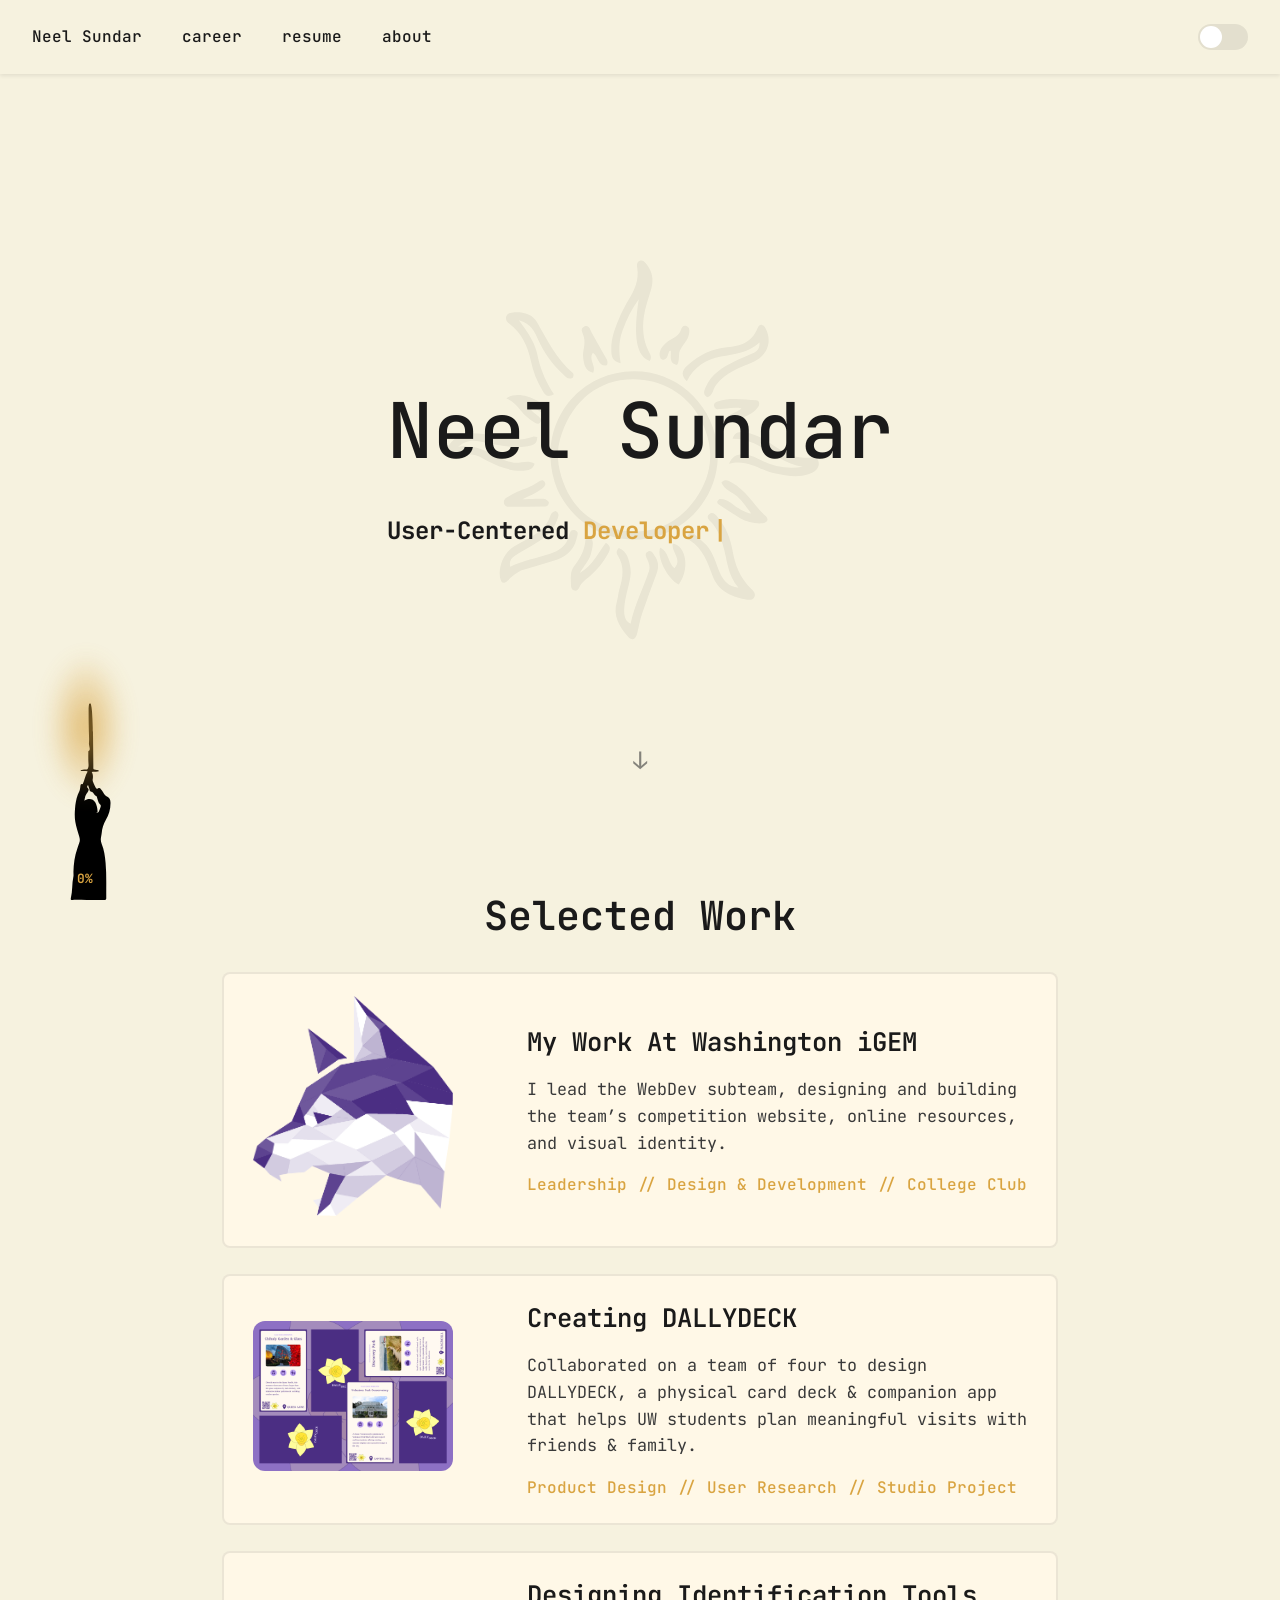
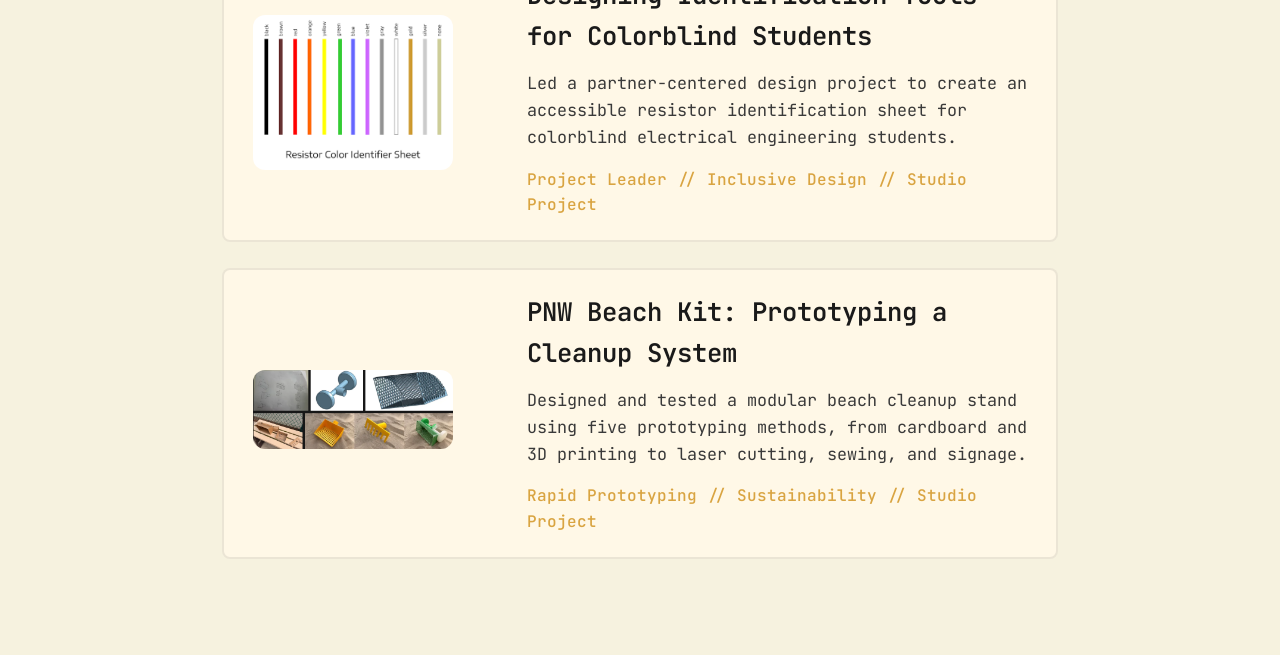
<file: index.html>
<!DOCTYPE html>
<html lang="en">
<head>

  <meta charset="UTF-8" />
  <meta http-equiv="X-UA-Compatible" content = "IE=edge">
  <meta name="viewport" content="width=device-width, initial-scale=1.0" />
  <title>Neel Sundar</title>
  <link rel="stylesheet" href="css/styles.css" />
  <link href="https://fonts.googleapis.com/css2?family=JetBrains+Mono:wght@300;400;600&display=swap" rel="stylesheet">
</head>
<body>
<div class="astro-bg">
    <div class="sun"></div>
    <div class="moon"></div>
  </div>
<nav>
    <div class="nav-links">
      <a href="index.html">Neel Sundar</a>
      <a href="career.html">career</a>
      <a href="assets/images/Neel Sundar Resume.pdf" target = "_blank">resume</a>
      <a href="about.html">about</a>
    </div>

    <div class="theme-switch">
  <input type="checkbox" id="theme-toggle" />
  <label for="theme-toggle">
    <span class="toggle-circle"></span>
  </label>
  </div>
</nav>



<section class="hero-identity">
  <div class="hero-identity-container">
    <h1 class="hero-name" id="name-toggle">
      Neel Sundar
    </h1>

    <h2 class="home-role">
      User-Centered <span class="swap-word"></span>
    </h2>
  </div>
  <div class="scroll-indicator">
  ↓
  </div>
</section>

<section class="featured-work" id ="projects">
  <h2 class="section-title">Selected Work</h2>

  <div class="project-list">

    <!-- Project Item -->
    <a href="projects/igem.html" class="project-item">
      
      <div class="project-image">
        <img src="assets/images/igem-preview.png" alt="Washington iGEM website preview">
      </div>

      <div class="project-info">
        <h3>My Work At Washington iGEM</h3>
        <p>I lead the WebDev subteam, designing and building the team’s competition website, online resources, and visual identity.</p>
        <span class="project-link">Leadership // Design & Development // College Club</span>
      </div>

    </a>

    <!---HCDE302-303--->
    <a href="projects/dallydeck.html" class="project-item">
      
      <div class="project-image">
        <img src="assets/images/Dallydeck-preview.png" alt="Dallydeck product preview">
      </div>

      <div class="project-info">
        <h3>Creating DALLYDECK</h3>
        <p>Collaborated on a team of four to design DALLYDECK, a physical card deck & companion app that helps UW students plan meaningful visits with friends & family.</p>
        <span class="project-link">Product Design // User Research // Studio Project</span>
      </div>

    </a>

    
    <!---HCDE315 Tool for Colorblond Electrical Engineers-->
    <a href="projects/resistorcolorsheet.html" class="project-item">
      
      <div class="project-image">
        <img src="assets/images/Prototype315.png" alt="Resistor Sheet product preview">
      </div>

      <div class="project-info">
        <h3>Designing Identification Tools for Colorblind Students</h3>
        <p>Led a partner-centered design project to create an accessible resistor identification sheet for colorblind electrical engineering students.</p>
        <span class="project-link">Project Leader // Inclusive Design // Studio Project</span>
      </div>

    </a>

    <!-- HCDE351: PNW Beach Kit -->
    <a href="projects/pnwbeachkit.html" class="project-item">

      <div class="project-image">
        <img src="assets/images/beachtools1.png" alt="PNW Beach Kit prototype preview">
      </div>

      <div class="project-info">
        <h3>PNW Beach Kit: Prototyping a Cleanup System</h3>
        <p>Designed and tested a modular beach cleanup stand using five prototyping methods, from cardboard and 3D printing to laser cutting, sewing, and signage.</p>
        <span class="project-link">Rapid Prototyping // Sustainability // Studio Project</span>
      </div>

    </a>

    
    <!-- Duplicate this block to add more projects -->

  </div>
</section>



<div class="sword-scene">
  <img src="assets/images/BlackSwordDrawing.svg"
       class="sword-img sword-sun"
       alt="Sword">

  <img src="assets/images/WhiteSwordDrawing.svg"
       class="sword-img sword-moon"
       alt="Sword">
  <div class="scroll-percentage" id="scrollPercentage">0%</div>
  <div class="fire"></div>
</div>


  <script src="js/main.js"></script>
</body>
</html>
</file>
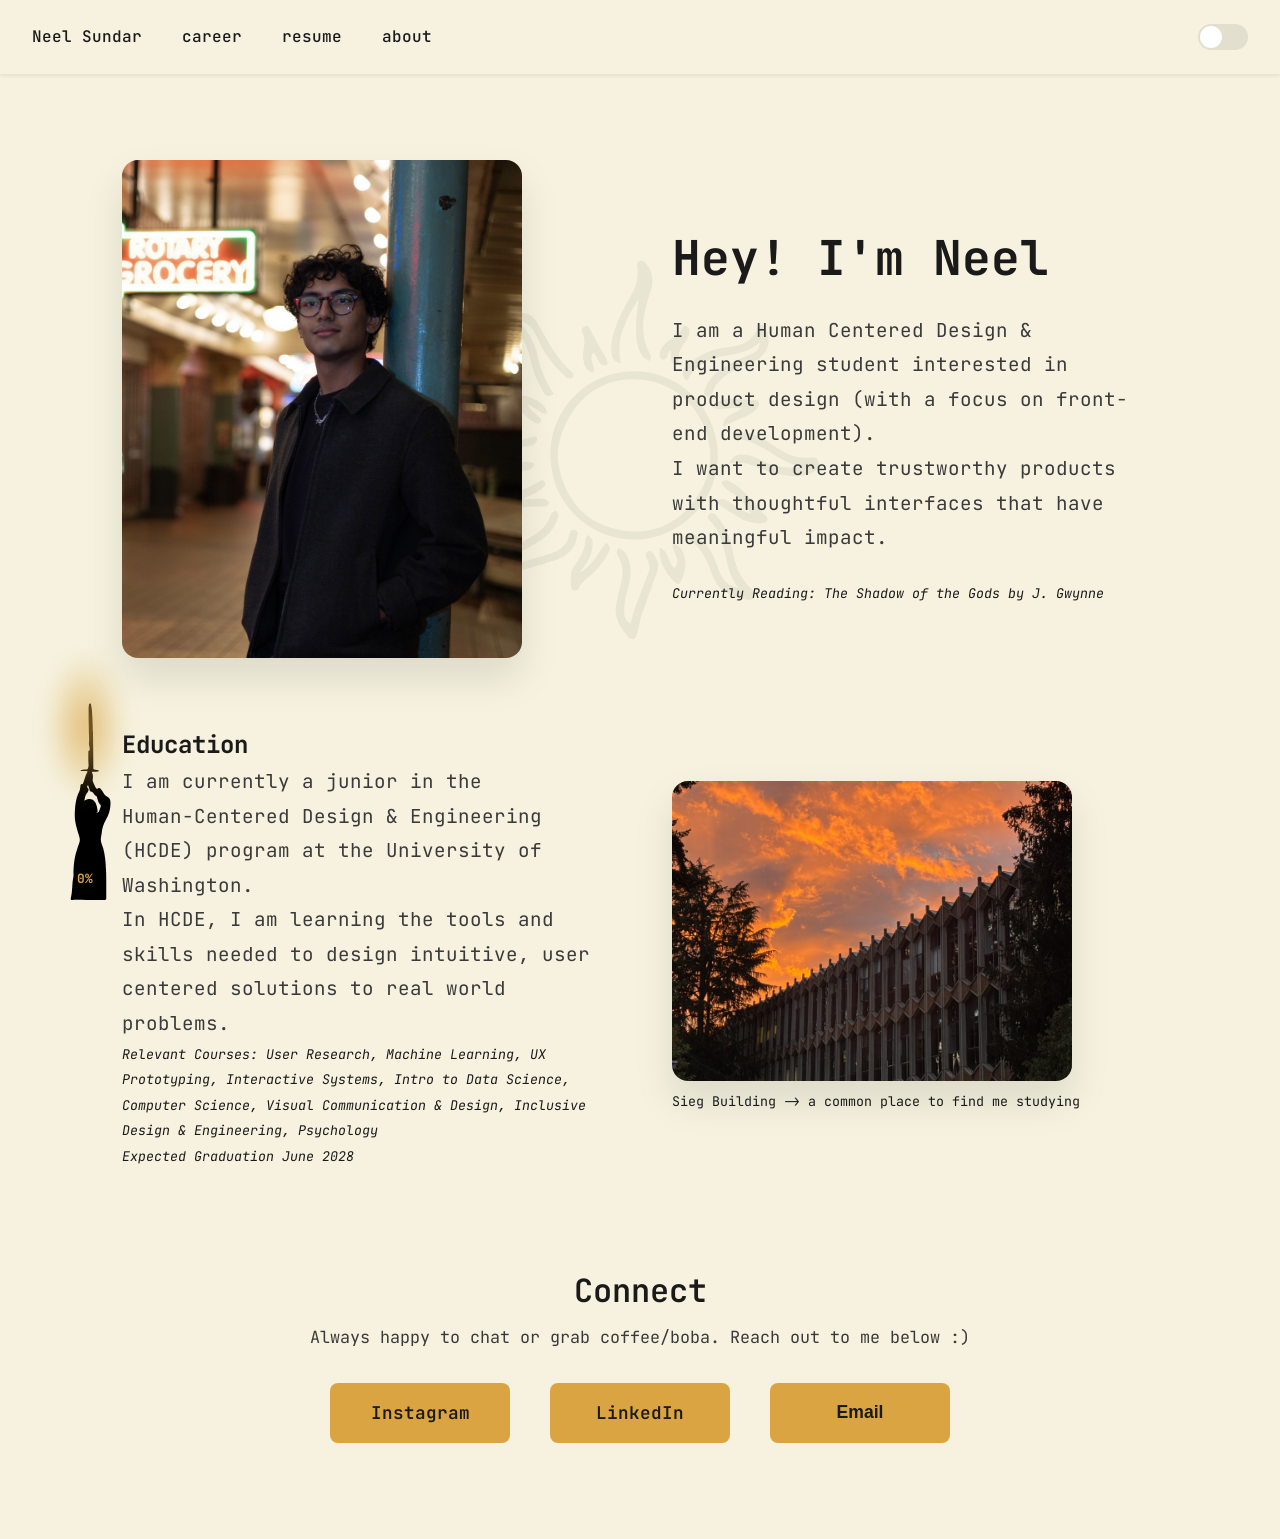
<file: about.html>
<!DOCTYPE html>
<html lang="en">
<head>

  <meta charset="UTF-8" />
  <meta http-equiv="X-UA-Compatible" content="IE=edge">
  <meta name="viewport" content="width=device-width, initial-scale=1.0" />
  <title>Career | Neel Sundar</title>

  <link rel="stylesheet" href="css/styles.css" />
  <link href="https://fonts.googleapis.com/css2?family=JetBrains+Mono:wght@300;400;600&display=swap" rel="stylesheet">

</head>
<body>

<div class="astro-bg">
    <div class="sun"></div>
    <div class="moon"></div>
  </div>
<nav>
    <div class="nav-links">
      <a href="index.html">Neel Sundar</a>
      <a href="career.html">career</a>
      <a href="assets/images/Neel Sundar Resume.pdf" target = "_blank">resume</a>
      <a href="about.html">about</a>
    </div>

    <div class="theme-switch">
  <input type="checkbox" id="theme-toggle" />
  <label for="theme-toggle">
    <span class="toggle-circle"></span>
  </label>
  </div>
</nav>


<header class="hero">
  <div class="hero-container">

    <div class="hero-image">
      <img src="assets/images/profile.jpg" alt="Profile Image">
    </div>

    <div class="hero-text">
      <h1>Hey! I'm Neel</h1>
      <p>
        I am a Human Centered Design & Engineering student interested in product design (with a focus on front-end development). <br>
        I want to create trustworthy products with thoughtful interfaces that have meaningful impact. <br>
      </p>
      <small><br><i>Currently Reading: The Shadow of the Gods by J. Gwynne</i></small>
    </div>


  </div>

  <div class="hero-container">


    <div class="hero-text">
      <h2>Education</h2>
      <p>
        I am currently a junior in the <br>Human-Centered Design & Engineering (HCDE) program at the University of Washington.<br>
        In HCDE, I am learning the tools and skills needed to design intuitive, user centered solutions to real world problems.
    
      </p>
      <small><i>Relevant Courses: User Research, Machine Learning, UX Prototyping, Interactive Systems, Intro to Data Science, Computer Science, Visual Communication & Design, Inclusive Design & Engineering, Psychology <br> Expected Graduation June 2028</i></small>
    </div>


    <div class="hero-image">
      <img src="assets/images/Education.jpg" alt="Sieg Building">
      <small><br>Sieg Building -> a common place to find me studying</small>
    </div>
  </div>

</header>

<section class="connect">
  <h2>Connect</h2>
  <p>Always happy to chat or grab coffee/boba. Reach out to me below :)</p>

  <div class="connect-links">
    <a href="https://www.instagram.com/neel_sxndar/" target="_blank" class="connect-btn">Instagram</a>

    <a href="https://www.linkedin.com/in/neel-sundar/" target="_blank" class="connect-btn">LinkedIn</a>
    <button id="copy-email" class="connect-btn">Email</button>
  </div>
</section>



<div class="sword-scene">
  <img src="assets/images/BlackSwordDrawing.svg"
       class="sword-img sword-sun"
       alt="Sword">

  <img src="assets/images/WhiteSwordDrawing.svg"
       class="sword-img sword-moon"
       alt="Sword">
  <div class="scroll-percentage" id="scrollPercentage">0%</div>
  <div class="fire"></div>
</div>
<script src="js/main.js"></script>
</body>
</html>
</file>
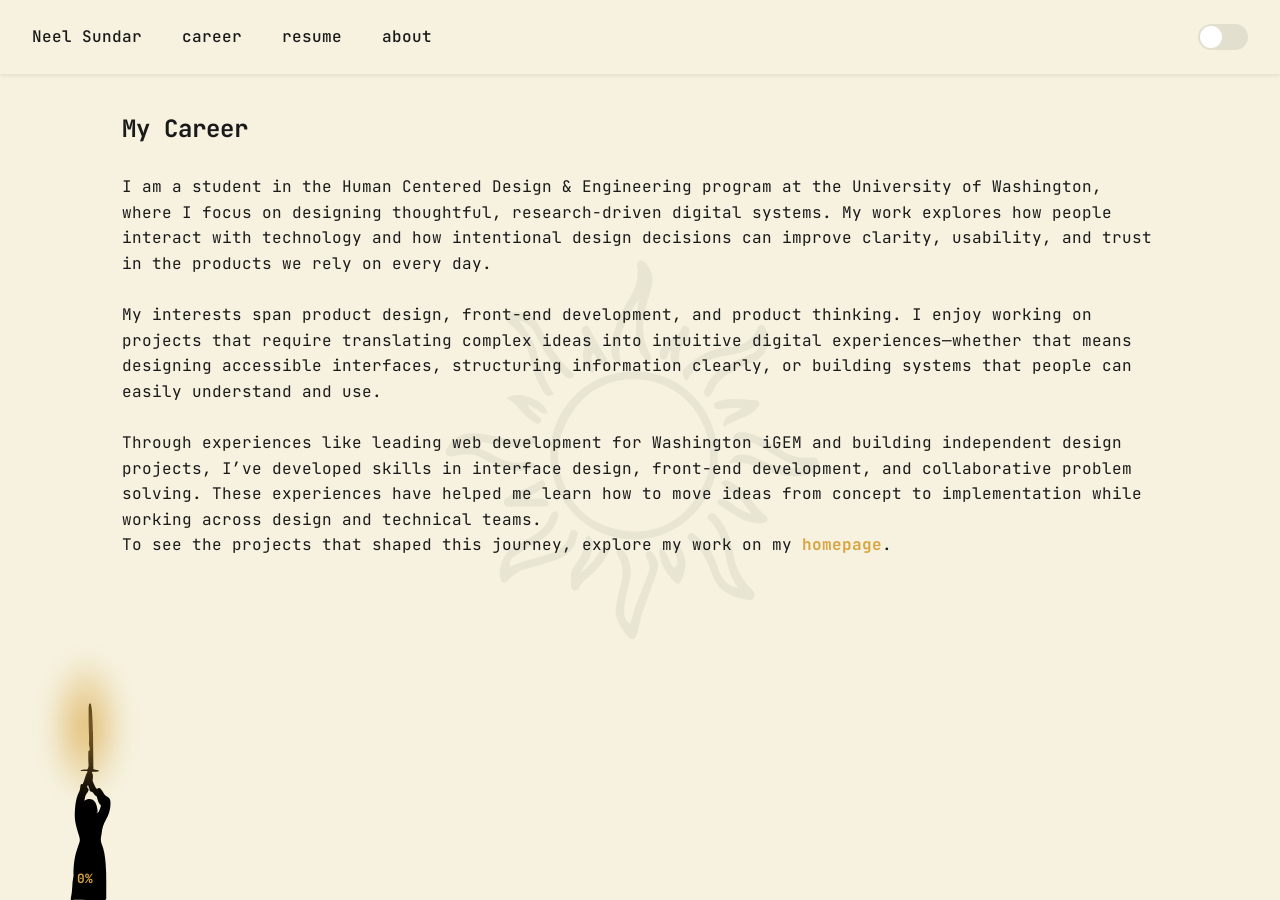
<file: career.html>
<!DOCTYPE html>
<html lang="en">
<head>

  <meta charset="UTF-8" />
  <meta http-equiv="X-UA-Compatible" content="IE=edge">
  <meta name="viewport" content="width=device-width, initial-scale=1.0" />
  <title>Career | Neel Sundar</title>

  <link rel="stylesheet" href="css/styles.css" />
  <link href="https://fonts.googleapis.com/css2?family=JetBrains+Mono:wght@300;400;600&display=swap" rel="stylesheet">

</head>
<body>
<div class="astro-bg">
    <div class="sun"></div>
    <div class="moon"></div>
  </div>
<nav>
  <div class="nav-links">
    <a href="index.html">Neel Sundar</a>
    <a href="career.html">career</a>
    <a href="assets/images/Neel Sundar Resume.pdf" target = "_blank">resume</a>
    <a href="about.html">about</a>
  </div>

  <div class="theme-switch">
    <input type="checkbox" id="theme-toggle" />
    <label for="theme-toggle">
      <span class="toggle-circle"></span>
    </label>
  </div>
</nav>

<section class="career-section">
  <div class="career-container">

    <h1>My Career</h1>

    <p>
      <br>I am a student in the Human Centered Design & Engineering program at the University of Washington, where I focus on designing thoughtful, research-driven digital systems. My work explores how people interact with technology and how intentional design decisions can improve clarity, usability, and trust in the products we rely on every day.
    </p>

    <p>
      <br>My interests span product design, front-end development, and product thinking. I enjoy working on projects that require translating complex ideas into intuitive digital experiences—whether that means designing accessible interfaces, structuring information clearly, or building systems that people can easily understand and use.
    </p>

    <p>
      <br>Through experiences like leading web development for Washington iGEM and building independent design projects, I’ve developed skills in interface design, front-end development, and collaborative problem solving. These experiences have helped me learn how to move ideas from concept to implementation while working across design and technical teams.
    </p>

    <div class="career-footer">
      <p>
        To see the projects that shaped this journey, explore my work on my 
        <a href="index.html#projects"><b>homepage</b></a>.</p>
    </div>

  </div>
</section>

<div class="sword-scene">
  <img src="assets/images/BlackSwordDrawing.svg"
       class="sword-img sword-sun"
       alt="Sword">

  <img src="assets/images/WhiteSwordDrawing.svg"
       class="sword-img sword-moon"
       alt="Sword">
  <div class="scroll-percentage" id="scrollPercentage">0%</div>
  <div class="fire"></div>
</div>

<script src="js/main.js"></script>

</body>
</html>
</file>
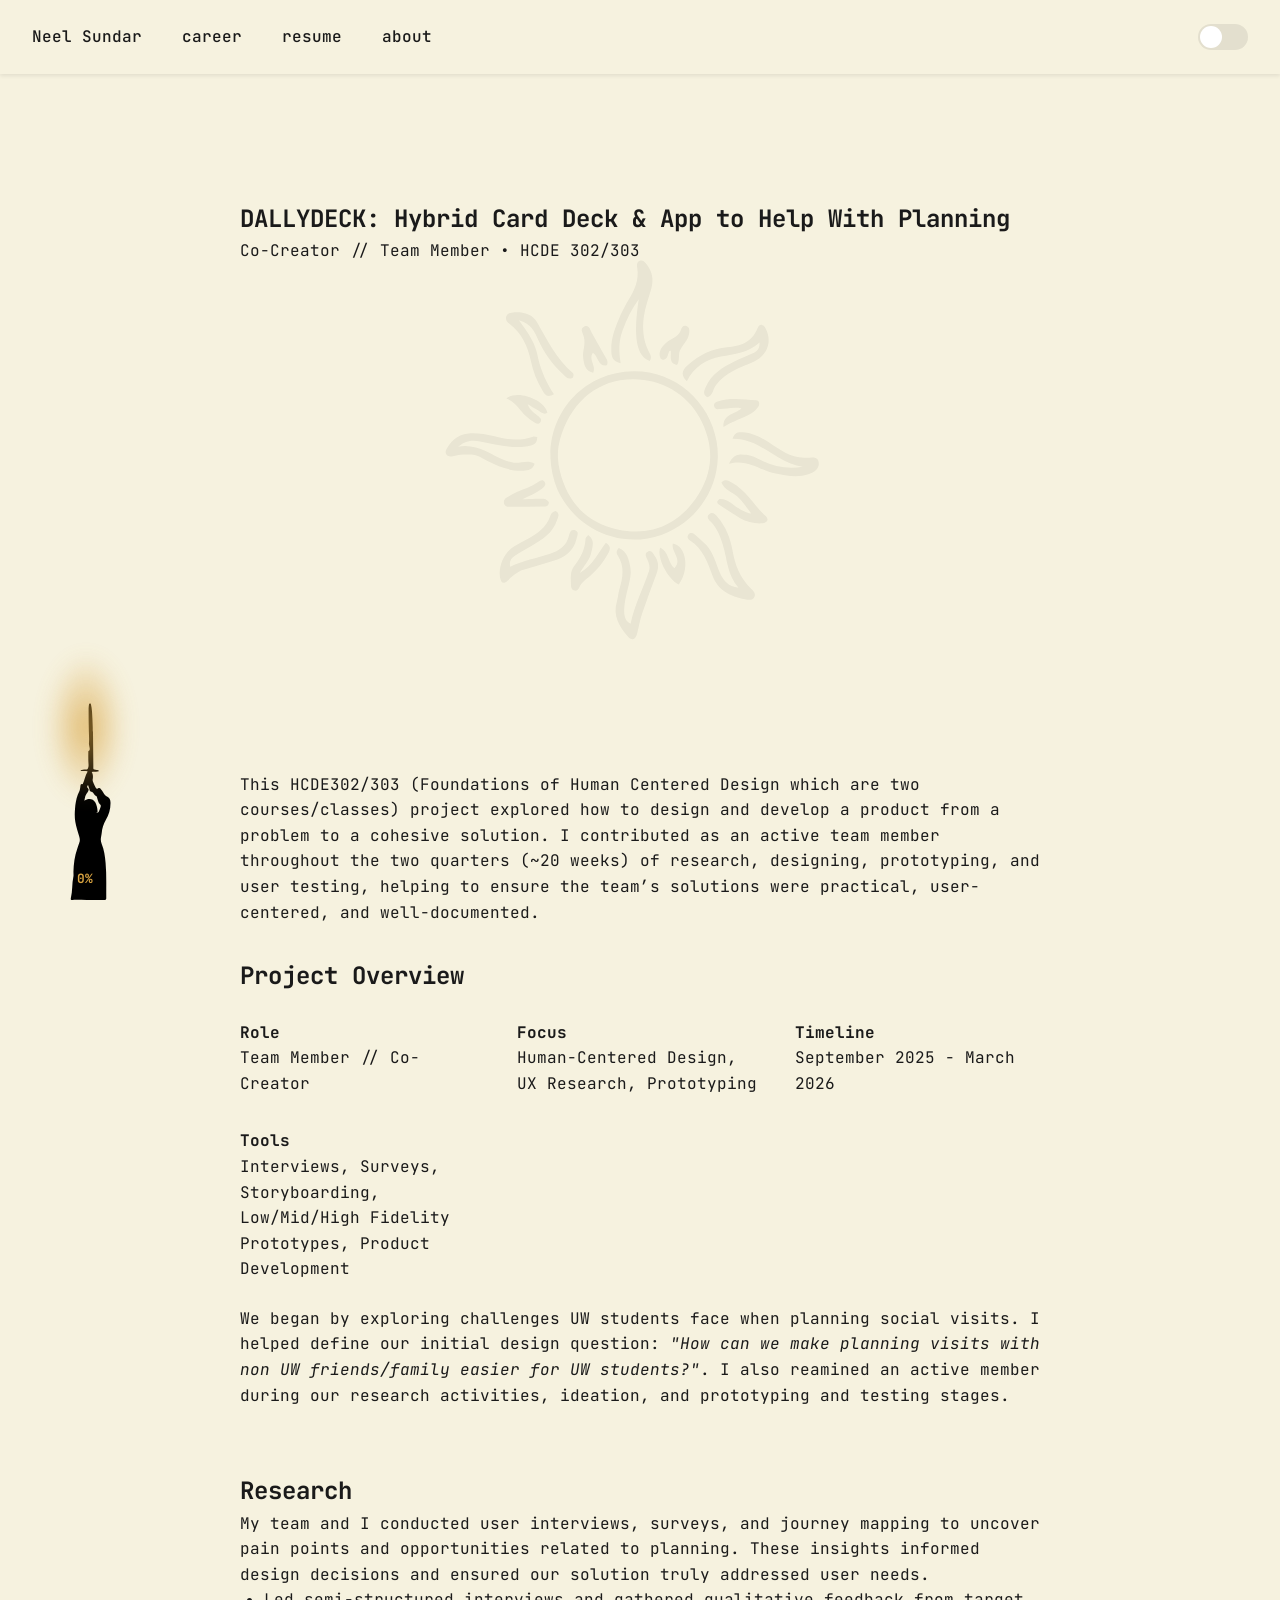
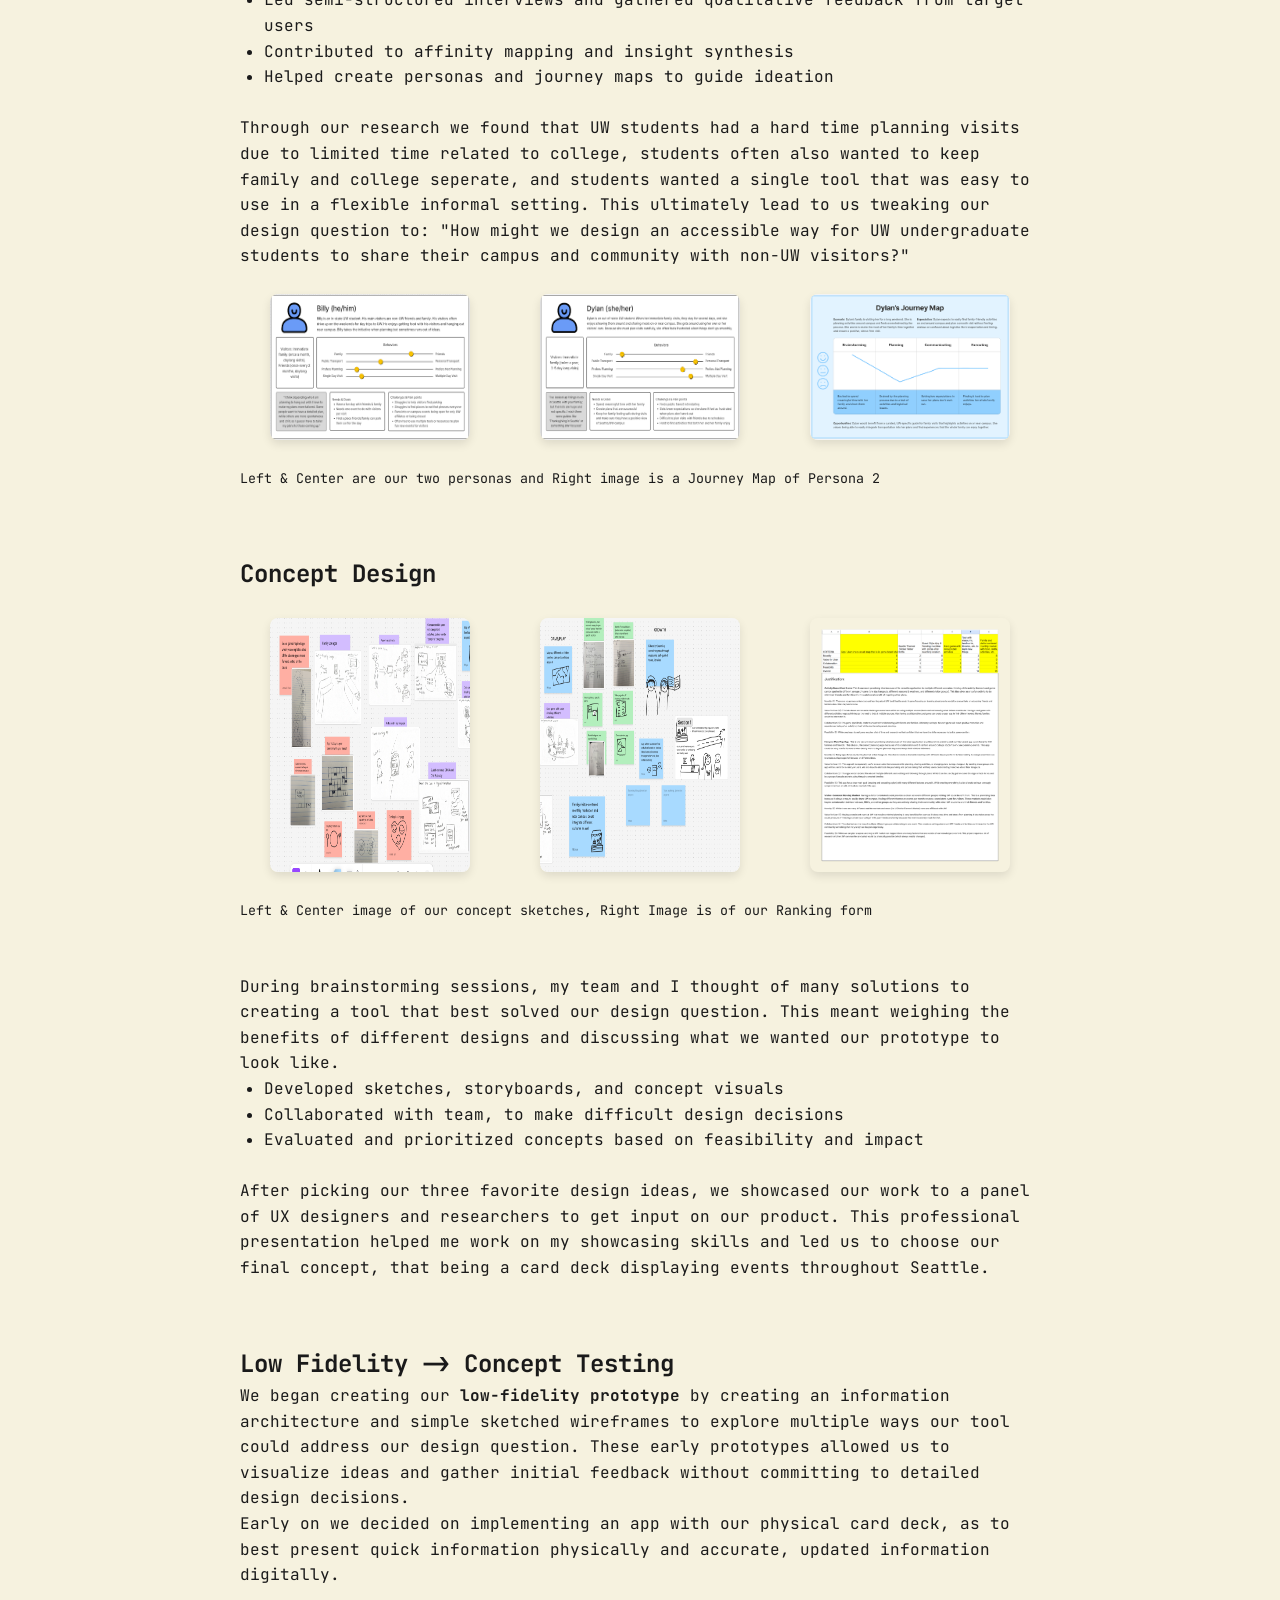
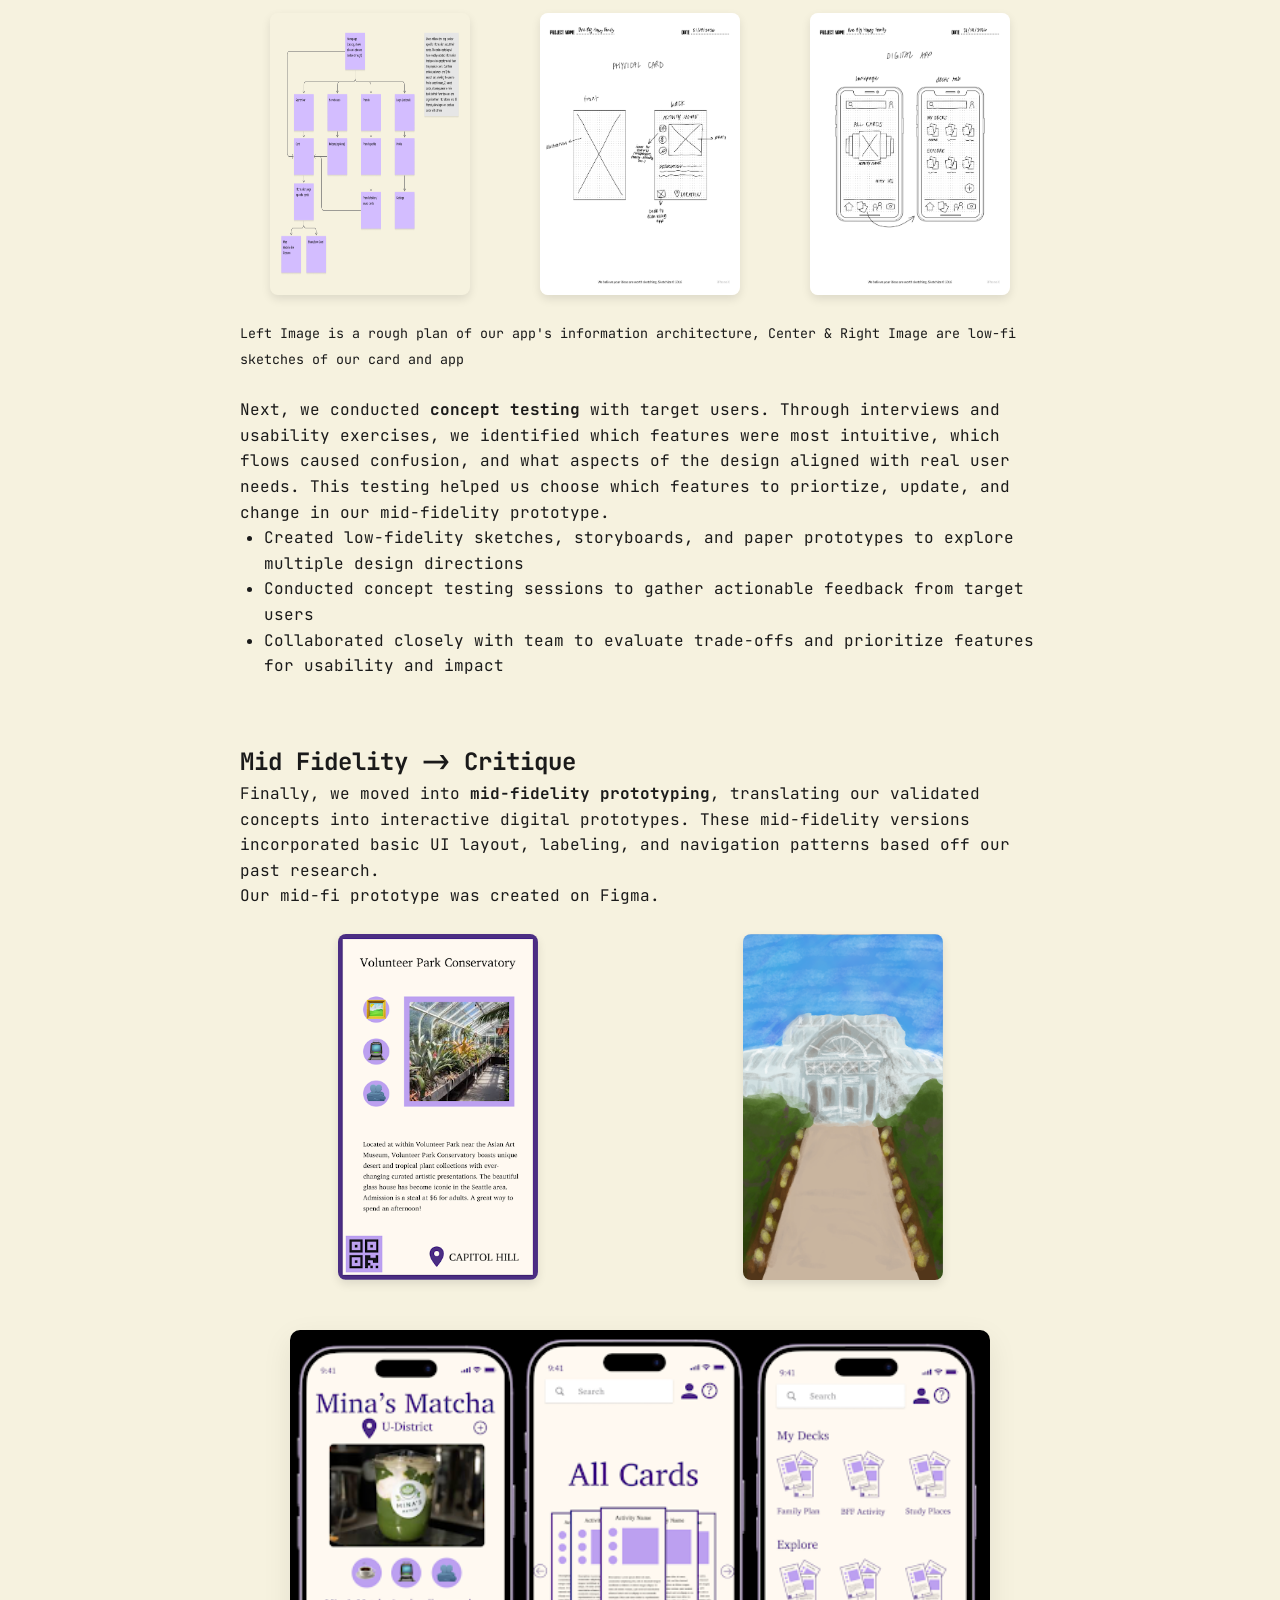
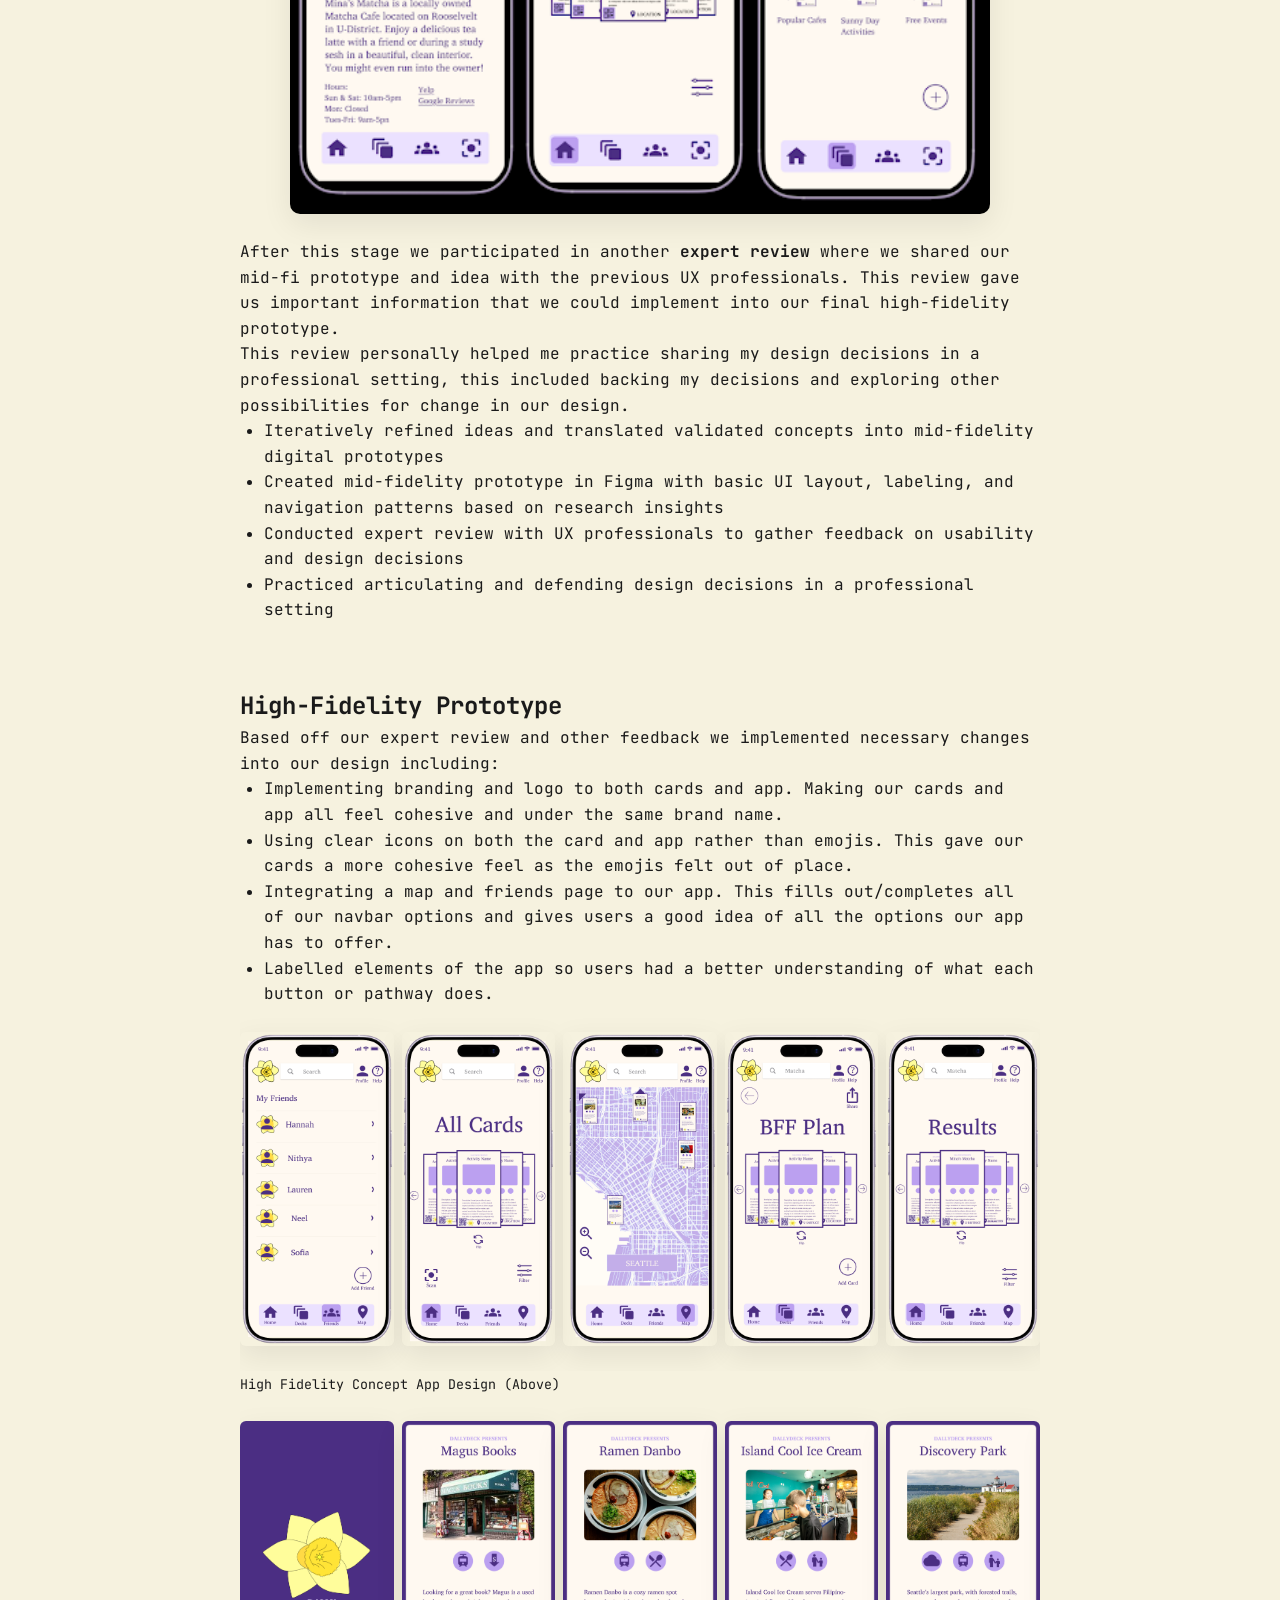
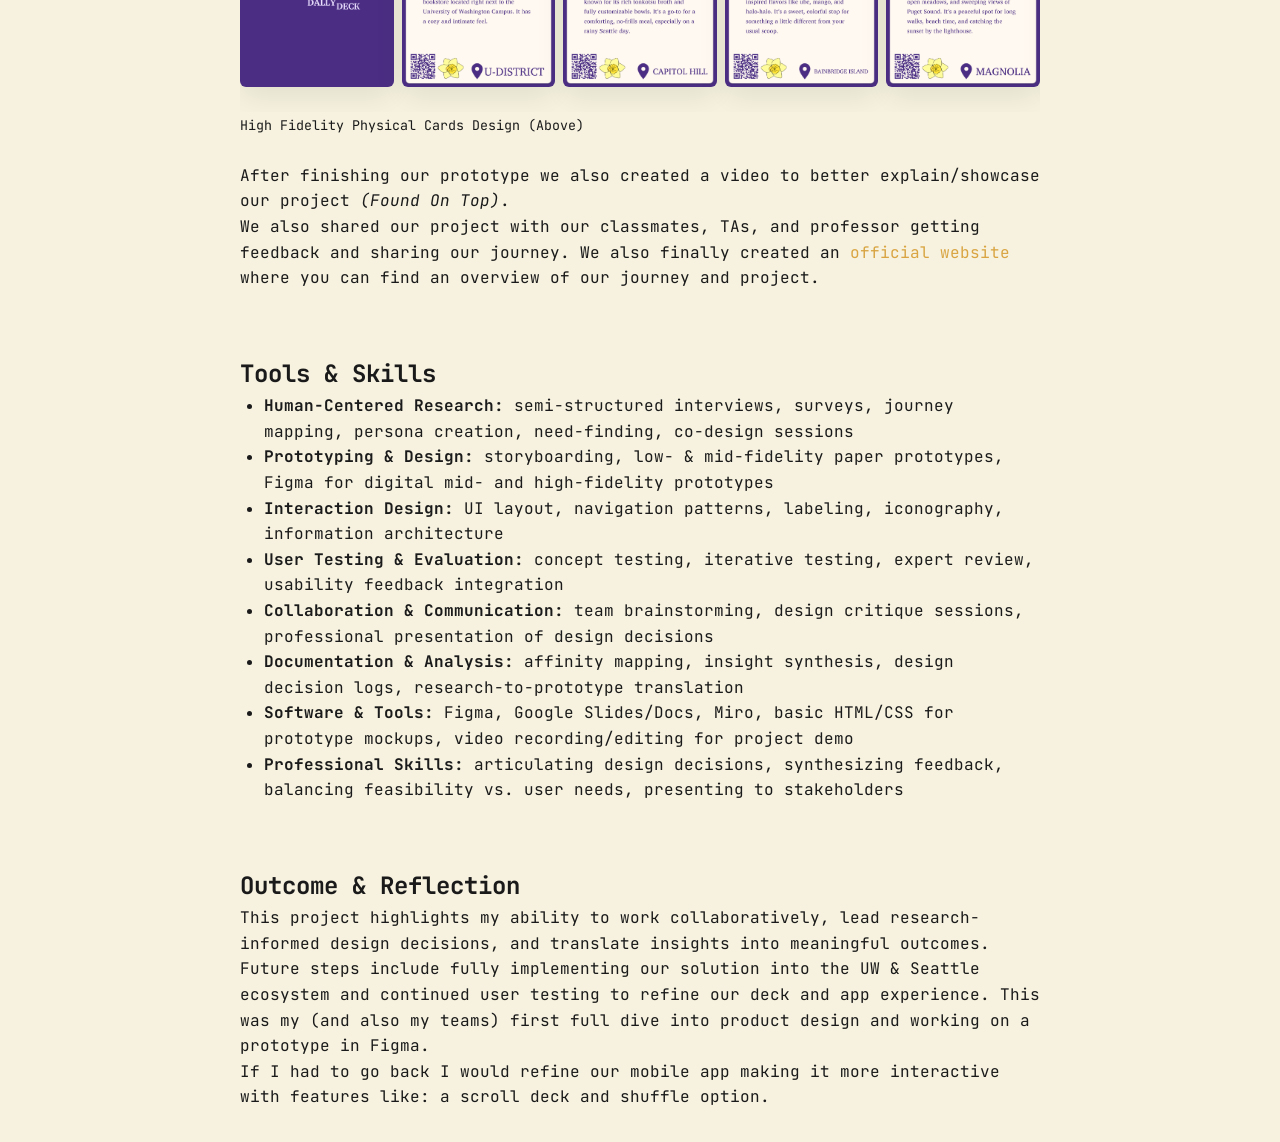
<file: projects/dallydeck.html>
<!DOCTYPE html>
<html lang="en">
<head>
  <meta charset="UTF-8" />
  <meta http-equiv="X-UA-Compatible" content="IE=edge">
  <meta name="viewport" content="width=device-width, initial-scale=1.0" />
  <title>Career | Neel Sundar</title>

  <link rel="stylesheet" href="../css/styles.css" />
  <link href="https://fonts.googleapis.com/css2?family=JetBrains+Mono:wght@300;400;600&display=swap" rel="stylesheet">
</head>

<body>
<div class="astro-bg">
    <div class="sun"></div>
    <div class="moon"></div>
</div>

<nav>
  <div class="nav-links">
    <a href="../index.html">Neel Sundar</a>
    <a href="../career.html">career</a>
    <a href="../assets/images/Neel Sundar Resume.pdf" target="_blank">resume</a>
    <a href="../about.html">about</a>
  </div>

  <div class="theme-switch">
    <input type="checkbox" id="theme-toggle">
    <label for="theme-toggle">
      <span class="toggle-circle"></span>
    </label>
  </div>
</nav>

<section class="case-study">
<div class="case-container">

<h1>DALLYDECK: Hybrid Card Deck & App to Help With Planning</h1>

<p class="case-subtitle">
Co-Creator // Team Member • HCDE 302/303
</p>

<!-- Hero: Screenshot of official project site -->
<div class="case-hero-video">
  <iframe width="100%" height="500px"
          src="https://www.youtube.com/embed/I8p2M82mtPE"
          title="Dallydeck Project Video"
          frameborder="0"
          allow="accelerometer; autoplay; clipboard-write; encrypted-media; gyroscope; picture-in-picture"
          allowfullscreen>
  </iframe>
</div>
<p class="case-intro">
This HCDE302/303 (Foundations of Human Centered Design which are two courses/classes) project explored how to design and develop a product from a problem to a cohesive solution. I contributed as an active team member throughout the two quarters (~20 weeks) of research, designing, prototyping, and user testing, helping to ensure the team’s solutions were practical, user-centered, and well-documented.</p>

<!-- Overview -->
<div class="case-summary">
<h2>Project Overview</h2>

<div class="case-facts">
  <div>
    <strong>Role</strong>
    <p>Team Member // Co-Creator</p>
  </div>

  <div>
    <strong>Focus</strong>
    <p>Human-Centered Design, UX Research, Prototyping</p>
  </div>

  <div>
    <strong>Timeline</strong>
    <p>September 2025 - March 2026</p>
  </div>

  <div>
    <strong>Tools</strong>
    <p>Interviews, Surveys, Storyboarding, Low/Mid/High Fidelity Prototypes, Product Development</p>
  </div>
</div>

<p>
We began by exploring challenges UW students face when planning social visits. I helped define our initial design question: <em>"How can we make planning visits with non UW friends/family easier for UW students?"</em>. I also reamined an active member during our research activities, ideation, and prototyping and testing stages.
</p>
</div>

<!-- Research -->
<div class="case-section">
<h2>Research</h2>
<p>
My team and I conducted user interviews, surveys, and journey mapping to uncover pain points and opportunities related to planning. These insights informed design decisions and ensured our solution truly addressed user needs.
</p>
<ul>
<li>Led semi-structured interviews and gathered qualitative feedback from target users</li>
<li>Contributed to affinity mapping and insight synthesis</li>
<li>Helped create personas and journey maps to guide ideation</li>
</ul>
<p><br>Through our research we found that UW students had a hard time planning visits due to limited time related to college, students often also wanted to keep family and college seperate, and students wanted a single tool that was easy to use in a flexible informal setting. This ultimately lead to us 
tweaking our design question to: "How might we design an accessible way for UW undergraduate students to share their campus and community with non-UW visitors?"</p>
<div class="combined-images">
  <img src="../assets/images/Persona1302.png" alt="Persona 1">
  <img src="../assets/images/Persona23032.png" alt="Persona 2">
  <img src="../assets/images/JourneyMap302.png" alt="Journey map">
</div>
<small>Left & Center are our two personas and Right image is a Journey Map of Persona 2</small>
</div>

<!-- Design -->
<div class="case-section">
<h2>Concept Design</h2>
<div class="combined-images">
  <img src="../assets/images/Concept1302.png" alt="Concept Sketches">
  <img src="../assets/images/Concept2302.png" alt="Concept Sketches">
  <img src="../assets/images/302 user research.png" alt="Ranking Form of Sketches">
</div>
<small>Left & Center image of our concept sketches, Right Image is of our Ranking form</small>
<p><br><br>
During brainstorming sessions, my team and I thought of many solutions to creating a tool that best solved our design question. This meant weighing the benefits of different designs and discussing what we wanted our prototype to look like.
</p>
<ul>
<li>Developed sketches, storyboards, and concept visuals</li>
<li>Collaborated with team, to make difficult design decisions</li>
<li>Evaluated and prioritized concepts based on feasibility and impact</li>
</ul>
<p><br>After picking our three favorite design ideas, we showcased our work to a panel of UX designers and researchers to get input on our product. This professional presentation helped me work on my showcasing skills
  and led us to choose our final concept, that being a card deck displaying events throughout Seattle.
</p>
</div>

<!-- Low/Mid Fidelity Prototype -->
<div class="case-section">
<h2>Low Fidelity -> Concept Testing</h2>

<p>
We began creating our <strong>low-fidelity prototype</strong> by creating an information architecture and simple sketched wireframes to explore multiple ways our tool could address our design question. These early prototypes allowed us to visualize ideas and gather initial feedback without committing to detailed design decisions.<br>
Early on we decided on implementing an app with our physical card deck, as to best present quick information physically and accurate, updated information digitally.
</p>
<div class="combined-images">
  <img src="../assets/images/informationarc303.png" alt="Sticky Note Diagram of Information Architecture">
  <img src="../assets/images/Physical Card303.png" alt="Sketch of Physical Card">
  <img src="../assets/images/Digital App303.png" alt="Sketch of App Screen">
</div>
<small>Left Image is a rough plan of our app's information architecture, Center & Right Image are low-fi sketches of our card and app</small>
<p>
<br>Next, we conducted <strong>concept testing</strong> with target users. Through interviews and usability exercises, we identified which features were most intuitive, which flows caused confusion, and what aspects of the design aligned with real user needs. This testing helped us choose which features to priortize, update, and change in our mid-fidelity prototype.
</p>

<ul>
<li>Created low-fidelity sketches, storyboards, and paper prototypes to explore multiple design directions</li>
<li>Conducted concept testing sessions to gather actionable feedback from target users</li>
<li>Collaborated closely with team to evaluate trade-offs and prioritize features for usability and impact</li>
</ul>
</div>

<!-- Low/Mid Fidelity Prototype -->
<div class="case-section">
<h2>Mid Fidelity -> Critique</h2>

<p>
Finally, we moved into <strong>mid-fidelity prototyping</strong>, translating our validated concepts into interactive digital prototypes. These mid-fidelity versions incorporated basic UI layout, labeling, and navigation patterns based off our past research. <br>
Our mid-fi prototype was created on Figma.
</p>
<div class="combined-images">
  <img src="../assets/images/Mid-Fi Card Front303.png" alt="Displays information about Volunteer Conservatory">
  <img src="../assets/images/Mid-Fi Card Back303.png" alt="Sketch of Volunteer Conservatory">
</div>
<img src="../assets/images/Mid-Fi App303.png" alt="3 phone screens with info about places on them">

<p>After this stage we participated in another <strong>expert review</strong> where we shared our mid-fi prototype and idea with the previous UX professionals. This review gave us important information that we could implement into our final high-fidelity prototype. <br>
This review personally helped me practice sharing my design decisions in a professional setting, this included backing my decisions and exploring other possibilities for change in our design.</p>

<ul>
<li>Iteratively refined ideas and translated validated concepts into mid-fidelity digital prototypes</li>
<li>Created mid-fidelity prototype in Figma with basic UI layout, labeling, and navigation patterns based on research insights</li>
<li>Conducted expert review with UX professionals to gather feedback on usability and design decisions</li>
 <li>Practiced articulating and defending design decisions in a professional setting</li>
</ul>
</div>


<!-- High-Fidelity Prototype -->
<div class="case-section">
<h2>High-Fidelity Prototype</h2>
<p>Based off our expert review and other feedback we implemented necessary changes into our design including:</p>
<ul>
<li>Implementing branding and logo to both cards and app. Making our cards and app all feel cohesive and under the same brand name.</li>
<li>Using clear icons on both the card and app rather than emojis. This gave our cards a more cohesive feel as the emojis felt out of place.</li>
<li>Integrating a map and friends page to our app. This fills out/completes all of our navbar options and gives users a good idea of all the options our app has to offer.</li>
<li>Labelled elements of the app so users had a better understanding of what each button or pathway does.</li>
</ul>

<!-- High-Fidelity Scroll Gallery -->
<div class="responsive-scroll autoScroll">
  <!-- Original images -->
  <img src="../assets/images/Hi-Fi303/Friends.png" alt="Friends Page">
  <img src="../assets/images/Hi-Fi303/Homepage.png" alt="Home Page">
  <img src="../assets/images/Hi-Fi303/Map.png" alt="Map Page">
  <img src="../assets/images/Hi-Fi303/My Deck.png" alt="My Deck Page">
  <img src="../assets/images/Hi-Fi303/Search Results.png" alt="Search Results Page">
  <img src="../assets/images/Hi-Fi303/Selected Card.png" alt="Selected Card Page">
  <img src="../assets/images/Hi-Fi303/Add Cards (to Deck).png" alt="Add Cards Page">
  <img src="../assets/images/Hi-Fi303/Decks.png" alt="Decks Page">
  <img src="../assets/images/Hi-Fi303/Filter Selection.png" alt="Filter Selection Page">

  <!-- Duplicate all images for smooth loop -->
  <img src="../assets/images/Hi-Fi303/Friends.png" alt="Friends Page">
  <img src="../assets/images/Hi-Fi303/Homepage.png" alt="Home Page">
  <img src="../assets/images/Hi-Fi303/Map.png" alt="Map Page">
  <img src="../assets/images/Hi-Fi303/My Deck.png" alt="My Deck Page">
  <img src="../assets/images/Hi-Fi303/Search Results.png" alt="Search Results Page">
  <img src="../assets/images/Hi-Fi303/Selected Card.png" alt="Selected Card Page">
  <img src="../assets/images/Hi-Fi303/Add Cards (to Deck).png" alt="Add Cards Page">
  <img src="../assets/images/Hi-Fi303/Decks.png" alt="Decks Page">
  <img src="../assets/images/Hi-Fi303/Filter Selection.png" alt="Filter Selection Page">
</div>
<small>High Fidelity Concept App Design (Above)</small>

<!-- High-Fidelity Scroll Gallery -->
<div class="responsive-scroll autoScroll">
  <!-- Original images -->
  <img src="../assets/images/Hi-Fi303/Default (Back).png" alt="DALLYDECK Card backs">
  <img src="../assets/images/Hi-Fi303/Magus.png" alt="Magus Books Dallydeck Card">
  <img src="../assets/images/Hi-Fi303/Ramen Danbo (1).png" alt="Ramen Danbo Dallydeck card">
  <img src="../assets/images/Hi-Fi303/Ice Cream.png" alt="Island Cool Ice Cream Dallydeck card">
  <img src="../assets/images/Hi-Fi303/Discovery Park (1).png" alt="Discovery Park Dallydeck card">
  <img src="../assets/images/Hi-Fi303/Wheel.png" alt="Seattle Great Wheel Dallydeck card">
  <img src="../assets/images/Hi-Fi303/Twice Sold Tales.png" alt="Twice Sold Tales Dallydeck card">
  <img src="../assets/images/Hi-Fi303/Fremont Vintage Mall.png" alt="Fremont Vintage Mall Dallydeck card">
  <img src="../assets/images/Hi-Fi303/Garden & Glass.png" alt="Chihuly Garden & Glass Dallydeck card">
  <img src="../assets/images/Hi-Fi303/Mina's Matcha.png" alt="Mina's Match Dallydeck card">
  <img src="../assets/images/Hi-Fi303/Mina's Matcha (Back).png" alt="Art of Mina's Matcha Dallydeck card back">
  <img src="../assets/images/Hi-Fi303/Volunteer Park Conservatory.png" alt="Volunteer Park Conservatory Dallydeck card">
  <img src="../assets/images/Hi-Fi303/Volunteer Park Conservatory (Back).png" alt="Art of Volunteer Conservatory Dallydeck card back">

  <!-- Duplicate all images for smooth loop -->
  <img src="../assets/images/Hi-Fi303/Default (Back).png" alt="DALLYDECK Card backs">
  <img src="../assets/images/Hi-Fi303/Magus.png" alt="Magus Books Dallydeck Card">
  <img src="../assets/images/Hi-Fi303/Ramen Danbo (1).png" alt="Ramen Danbo Dallydeck card">
  <img src="../assets/images/Hi-Fi303/Ice Cream.png" alt="Island Cool Ice Cream Dallydeck card">
  <img src="../assets/images/Hi-Fi303/Discovery Park (1).png" alt="Discovery Park Dallydeck card">
  <img src="../assets/images/Hi-Fi303/Wheel.png" alt="Seattle Great Wheel Dallydeck card">
  <img src="../assets/images/Hi-Fi303/Twice Sold Tales.png" alt="Twice Sold Tales Dallydeck card">
  <img src="../assets/images/Hi-Fi303/Fremont Vintage Mall.png" alt="Fremont Vintage Mall Dallydeck card">
  <img src="../assets/images/Hi-Fi303/Garden & Glass.png" alt="Chihuly Garden & Glass Dallydeck card">
  <img src="../assets/images/Hi-Fi303/Mina's Matcha.png" alt="Mina's Match Dallydeck card">
  <img src="../assets/images/Hi-Fi303/Mina's Matcha (Back).png" alt="Art of Mina's Matcha Dallydeck card back">
  <img src="../assets/images/Hi-Fi303/Volunteer Park Conservatory.png" alt="Volunteer Park Conservatory Dallydeck card">
  <img src="../assets/images/Hi-Fi303/Volunteer Park Conservatory (Back).png" alt="Art of Volunteer Conservatory Dallydeck card back">
</div>
<small>High Fidelity Physical Cards Design (Above)<br></small>

<p><br>After finishing our prototype we also created a video to better explain/showcase our project <i>(Found On Top)</i>. <br>
  We also  shared our project with our classmates, TAs, and professor getting feedback and sharing our journey. We also finally created an
  <a href = "https://dallydeck.figma.site/" target="_blank" rel="noopener noreferrer">official website</a> where you can find an overview of our journey and project.
</p>


</div>
<!-- Tools & Skills -->
<div class="case-section">
<h2>Tools & Skills</h2>
<ul>
  <!-- Research -->
  <li><strong>Human-Centered Research:</strong> semi-structured interviews, surveys, journey mapping, persona creation, need-finding, co-design sessions</li>
  <!-- Prototyping -->
  <li><strong>Prototyping & Design:</strong> storyboarding, low- & mid-fidelity paper prototypes, Figma for digital mid- and high-fidelity prototypes</li>
  <li><strong>Interaction Design:</strong> UI layout, navigation patterns, labeling, iconography, information architecture</li>
  <!-- Testing -->
  <li><strong>User Testing & Evaluation:</strong> concept testing, iterative testing, expert review, usability feedback integration</li>
  <!-- Collaboration -->
  <li><strong>Collaboration & Communication:</strong> team brainstorming, design critique sessions, professional presentation of design decisions</li>
  <!-- Documentation -->
  <li><strong>Documentation & Analysis:</strong> affinity mapping, insight synthesis, design decision logs, research-to-prototype translation</li>
  <!-- Additional Tools -->
  <li><strong>Software & Tools:</strong> Figma, Google Slides/Docs, Miro, basic HTML/CSS for prototype mockups, video recording/editing for project demo</li>
  <!-- Optional Personal Skills -->
  <li><strong>Professional Skills:</strong> articulating design decisions, synthesizing feedback, balancing feasibility vs. user needs, presenting to stakeholders</li>
</ul>
</div>

<!-- Outcome & Reflection -->
<div class="case-section">
<h2>Outcome & Reflection</h2>
<p>
This project highlights my ability to work collaboratively, lead research-informed design decisions, and translate insights into meaningful outcomes. Future steps include fully implementing our solution into the UW & Seattle ecosystem and continued user testing to refine our deck and app experience. This was 
my (and also my teams) first full dive into product design and working on a prototype in Figma. <br>If I had to go back I would refine our mobile app making it more interactive with features like: a scroll deck and shuffle option.
</p>
</div>

</div>
</section>

<!-- Sword Scene -->
<div class="sword-scene">
  <img src="../assets/images/BlackSwordDrawing.svg" class="sword-img sword-sun" alt="Sword">
  <img src="../assets/images/WhiteSwordDrawing.svg" class="sword-img sword-moon" alt="Sword">
  <div class="scroll-percentage" id="scrollPercentage">0%</div>
  <div class="fire"></div>
</div>

<!-- IMAGE ZOOM MODAL --> 
<div id="image-modal" class="image-modal"> 
  <span class="close-modal">&times;</span> 
  <img class="modal-content" id="modal-img"> 
</div>

<script src="../js/main.js"></script>

</body>
</html>
</file>
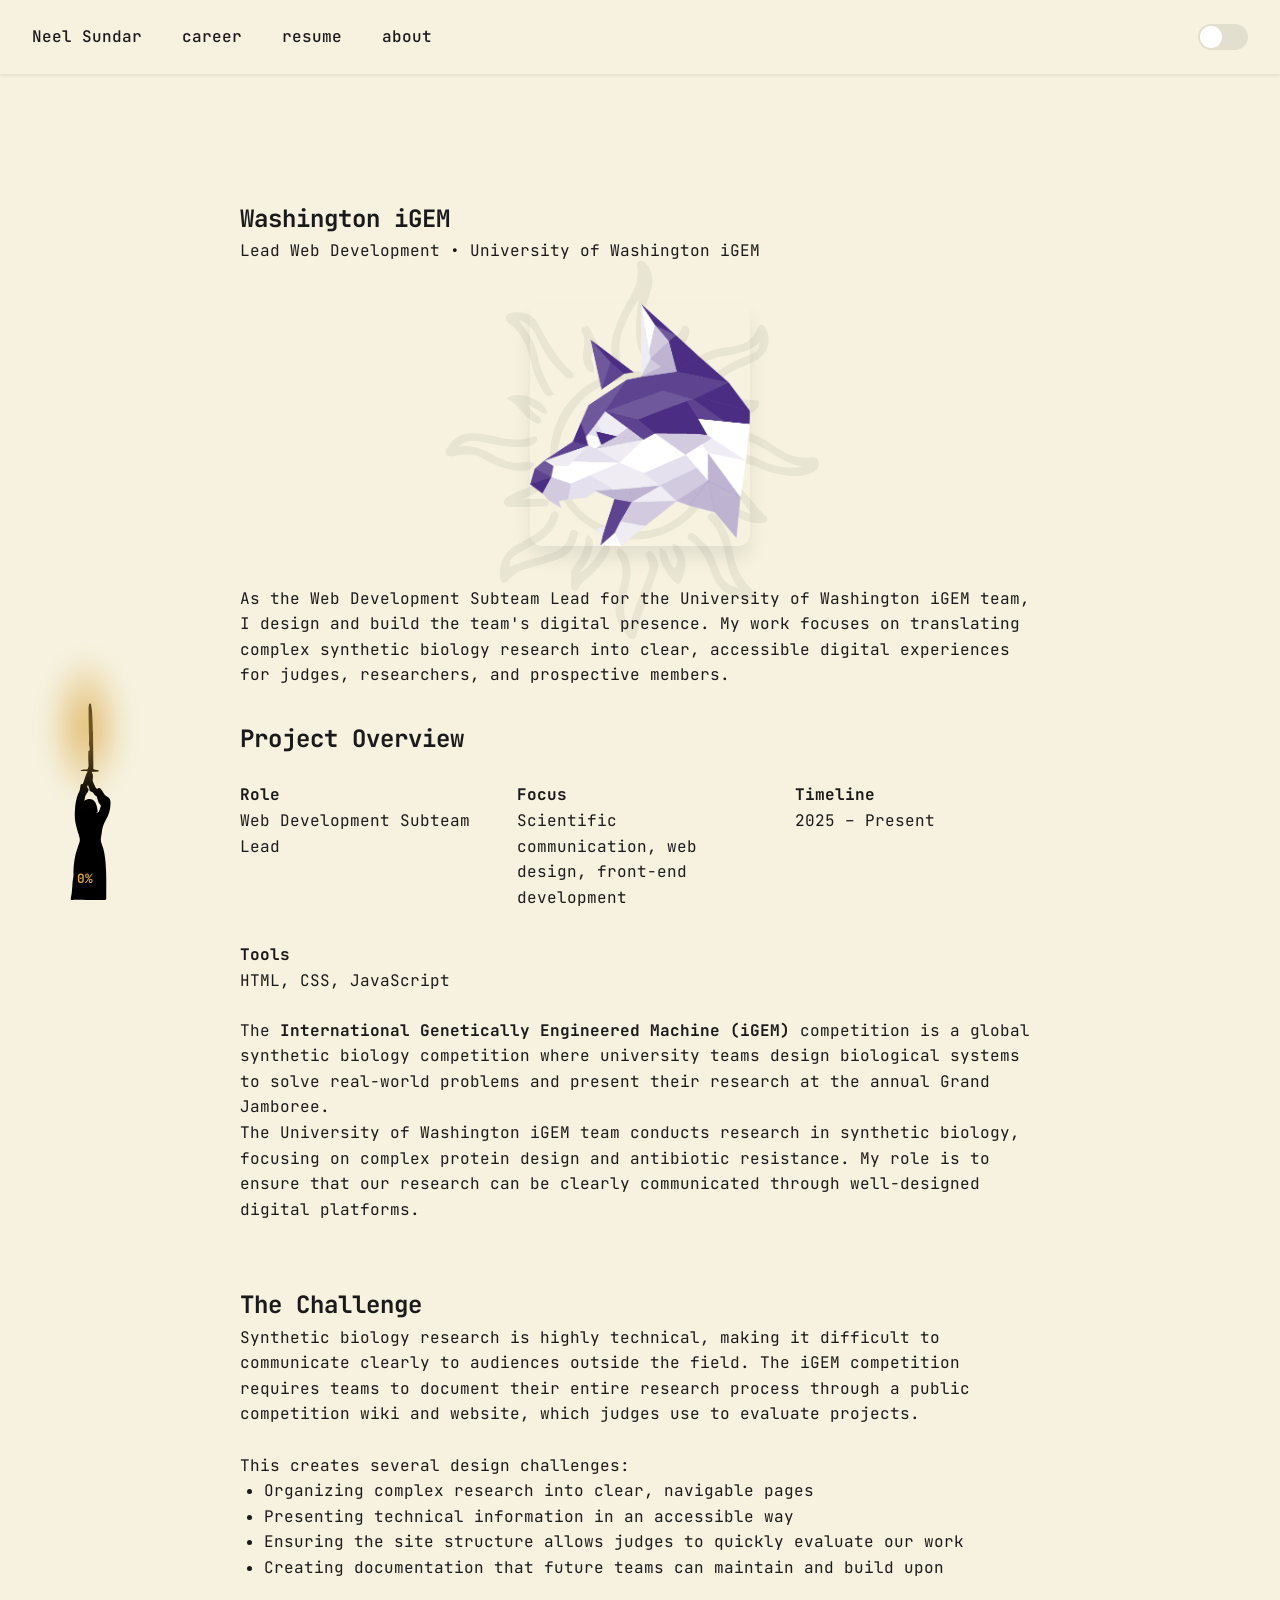
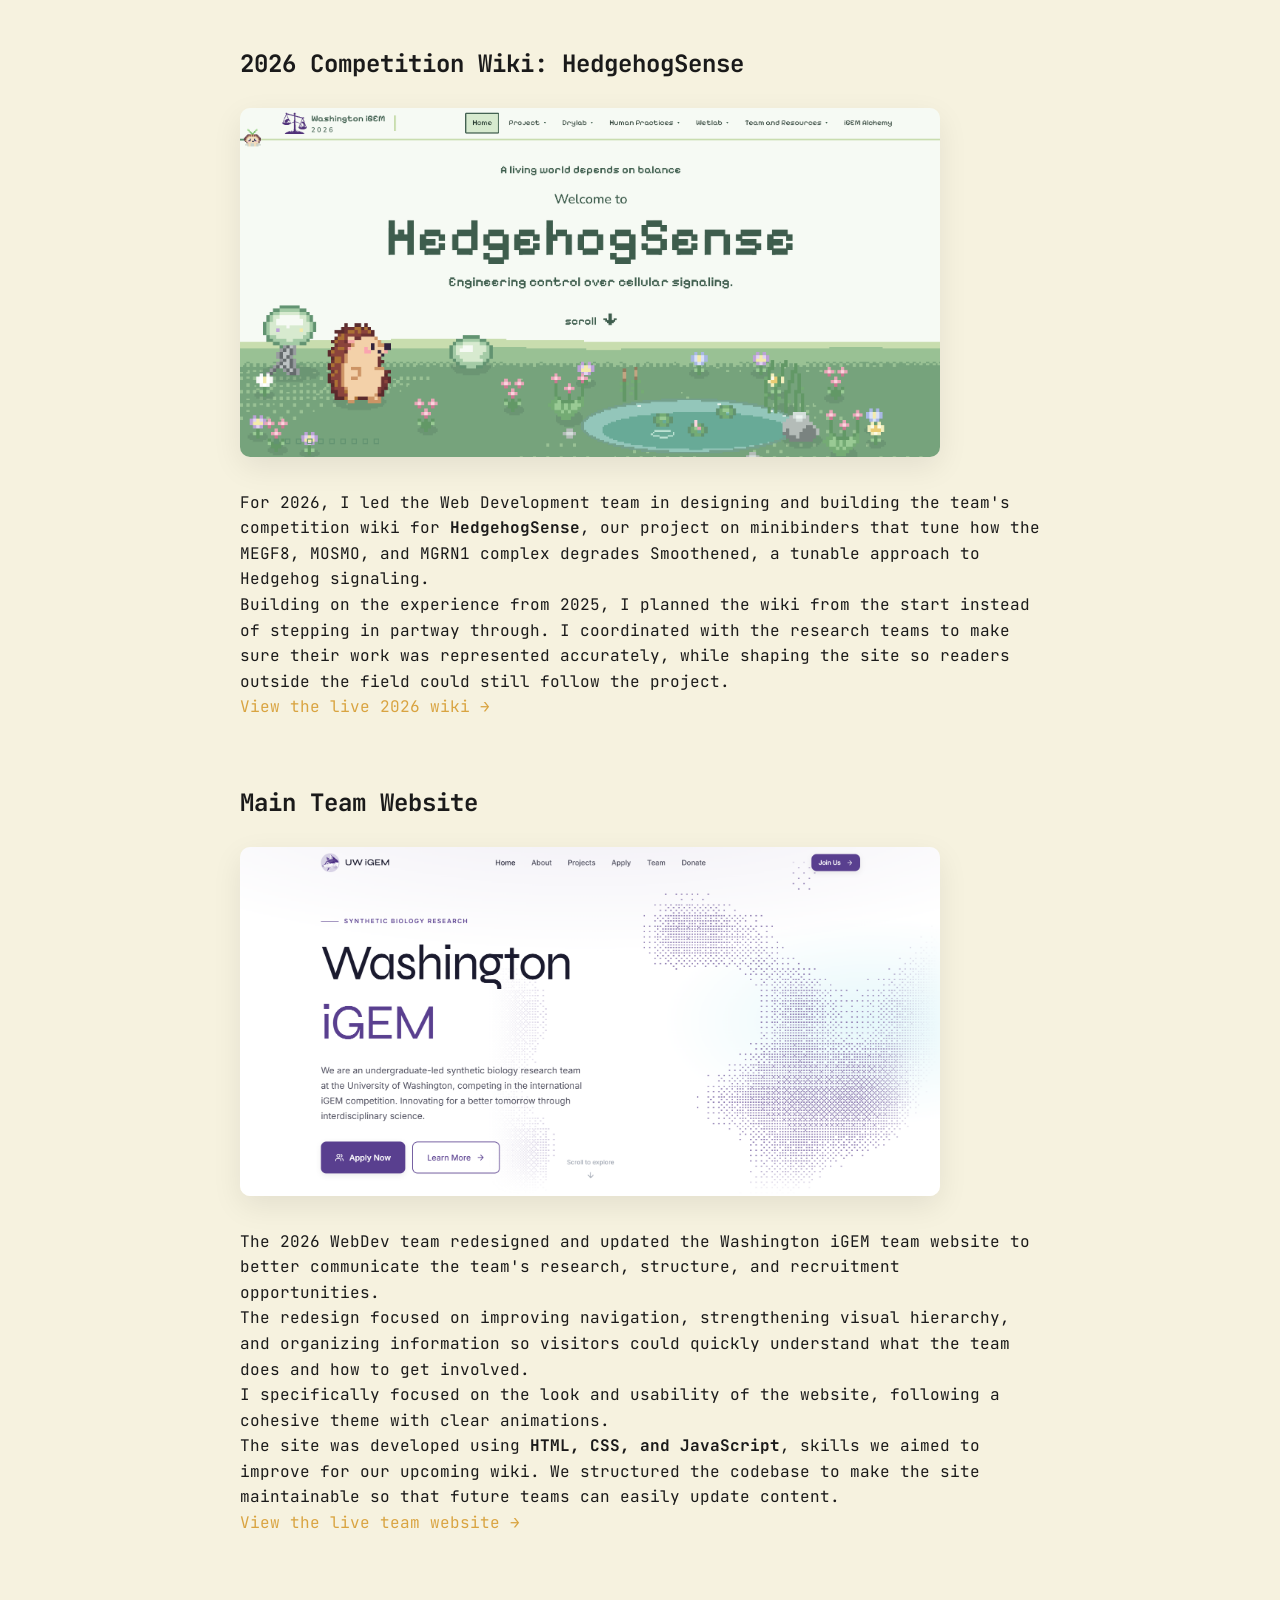
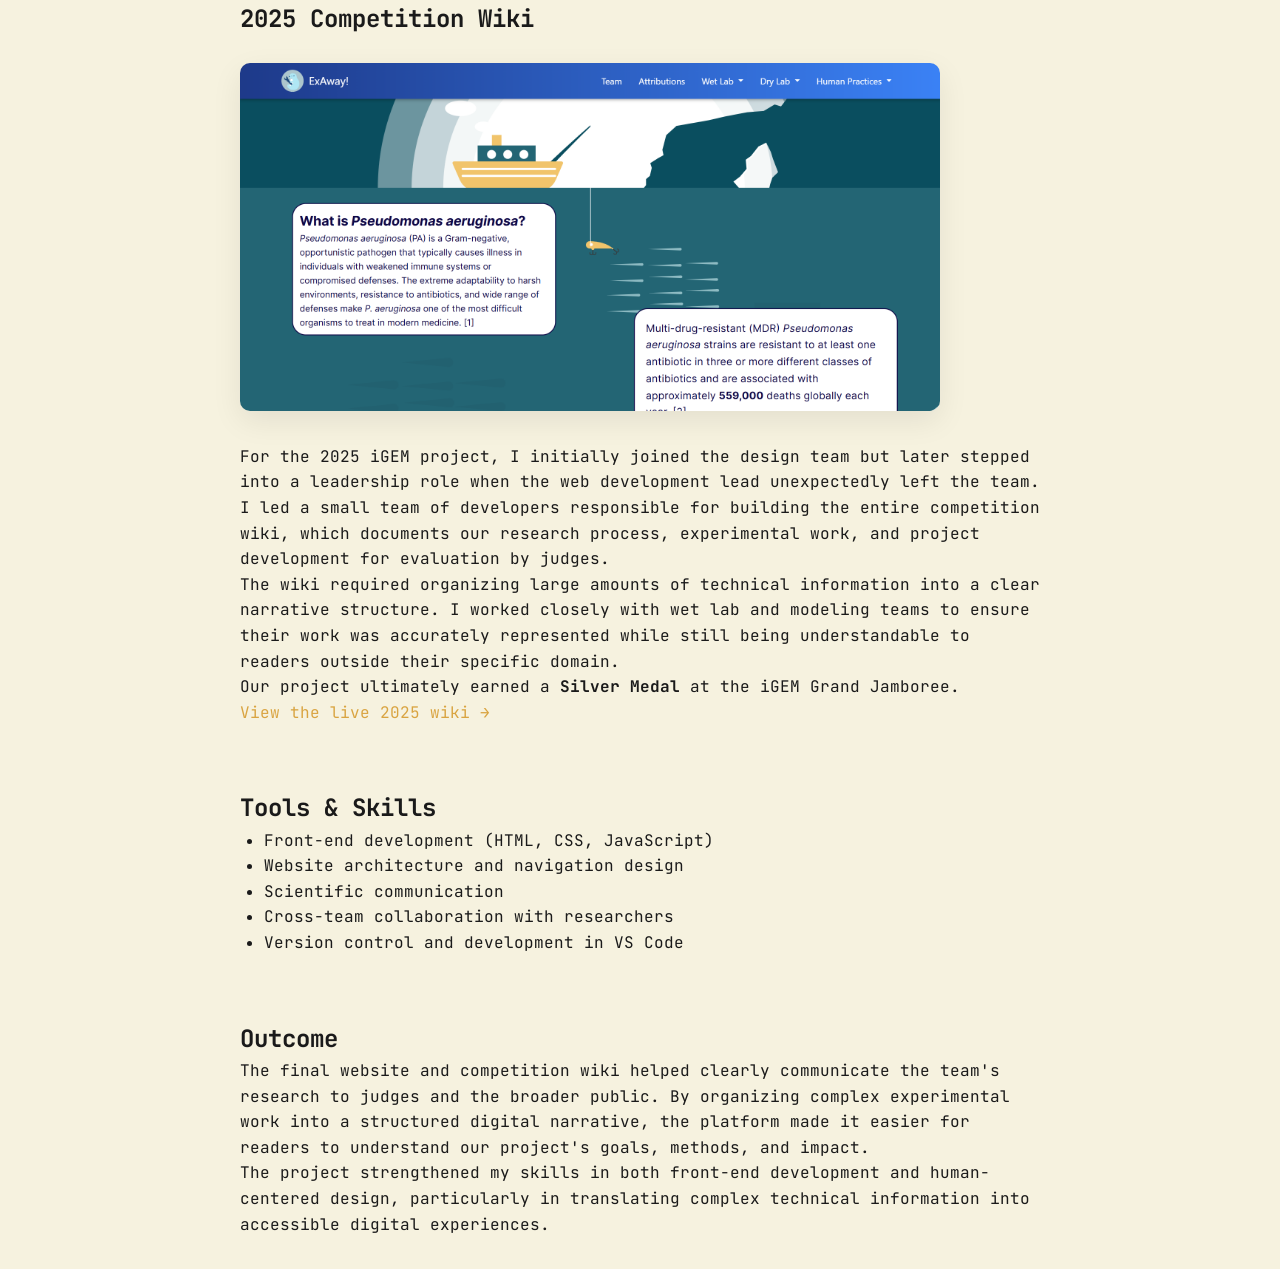
<file: projects/igem.html>
<!DOCTYPE html>
<html lang="en">
<head>

  <meta charset="UTF-8" />
  <meta http-equiv="X-UA-Compatible" content="IE=edge">
  <meta name="viewport" content="width=device-width, initial-scale=1.0" />
  <title>Washington iGEM | Neel Sundar</title>

  <link rel="stylesheet" href="../css/styles.css" />
  <link href="https://fonts.googleapis.com/css2?family=JetBrains+Mono:wght@300;400;600&display=swap" rel="stylesheet">

</head>

<body>
<div class="astro-bg">
    <div class="sun"></div>
    <div class="moon"></div>
  </div>
<nav>
  <div class="nav-links">
    <a href="../index.html">Neel Sundar</a>
    <a href="../career.html">career</a>
    <a href="../assets/images/Neel Sundar Resume.pdf" target="_blank">resume</a>
    <a href="../about.html">about</a>
  </div>

  <div class="theme-switch">
    <input type="checkbox" id="theme-toggle">
    <label for="theme-toggle">
      <span class="toggle-circle"></span>
    </label>
  </div>
</nav>


<section class="case-study">

<div class="case-container">

<h1>Washington iGEM</h1>

<p class="case-subtitle">
Lead Web Development • University of Washington iGEM
</p>

<p><img class="case-hero" src="../assets/images/igem-preview.png" alt="Washington iGEM team logo" style="max-width: 220px;"></p>
<p class="case-intro">
As the Web Development Subteam Lead for the University of Washington iGEM team, I design and build the team's digital presence. My work focuses on translating complex synthetic biology research into clear, accessible digital experiences for judges, researchers, and prospective members.
</p>

<!----- OVERVIEW -->

<div class="case-summary">

<h2>Project Overview</h2>

<div class="case-facts">

<div>
<strong>Role</strong>
<p>Web Development Subteam Lead</p>
</div>

<div>
<strong>Focus</strong>
<p>Scientific communication, web design, front-end development</p>
</div>

<div>
<strong>Timeline</strong>
<p>2025 – Present</p>
</div>

<div>
<strong>Tools</strong>
<p>HTML, CSS, JavaScript</p>
</div>

</div>

<p>
The <strong>International Genetically Engineered Machine (iGEM)</strong> competition is a global synthetic biology competition where university teams design biological systems to solve real-world problems and present their research at the annual Grand Jamboree.
</p>

<p>
The University of Washington iGEM team conducts research in synthetic biology, focusing on complex protein design and antibiotic resistance. My role is to ensure that our research can be clearly communicated through well-designed digital platforms.
</p>

</div>


<!---- PROBLEM -->
<div class="case-section">

<h2>The Challenge</h2>

<p>
Synthetic biology research is highly technical, making it difficult to communicate clearly to audiences outside the field. The iGEM competition requires teams to document their entire research process through a public competition wiki and website, which judges use to evaluate projects.
</p>

<p>
<br>This creates several design challenges:
</p>

<ul>
<li>Organizing complex research into clear, navigable pages</li>
<li>Presenting technical information in an accessible way</li>
<li>Ensuring the site structure allows judges to quickly evaluate our work</li>
<li>Creating documentation that future teams can maintain and build upon</li>
</ul>

</div>


<!--- COMP WIKI 2026 -->
<div class="case-section">

<h2>2026 Competition Wiki: HedgehogSense</h2>

<a href="https://2026.igem.wiki/washington/" target="_blank">
<img src="../assets/images/igem-wiki-2026.png" alt="Washington iGEM 2026 wiki homepage">
</a>

<p>
For 2026, I led the Web Development team in designing and building the team's competition wiki for <strong>HedgehogSense</strong>, our project on minibinders that tune how the MEGF8, MOSMO, and MGRN1 complex degrades Smoothened, a tunable approach to Hedgehog signaling.
</p>

<p>
Building on the experience from 2025, I planned the wiki from the start instead of stepping in partway through. I coordinated with the research teams to make sure their work was represented accurately, while shaping the site so readers outside the field could still follow the project.
</p>

<p>
<a href="https://2026.igem.wiki/washington/" target="_blank">View the live 2026 wiki →</a>
</p>

</div>


<!--- MAIN WEBSITE -->

<div class="case-section">

<h2>Main Team Website</h2>

<a href="https://students.washington.edu/uwigem/" target="_blank">
<img src="../assets/images/igem-main-website.png" alt="Washington iGEM main team website">
</a>

<p>
The 2026 WebDev team redesigned and updated the Washington iGEM team website to better communicate the team's research, structure, and recruitment opportunities.
</p>

<p>
The redesign focused on improving navigation, strengthening visual hierarchy, and organizing information so visitors could quickly understand what the team does and how to get involved.
</p>

<p>
I specifically focused on the look and usability of the website, following a cohesive theme with clear animations.
</p>

<p>
The site was developed using <strong>HTML, CSS, and JavaScript</strong>, skills we aimed to improve for our upcoming wiki. We structured the codebase to make the site maintainable so that future teams can easily update content.
</p>

<p>
<a href="https://students.washington.edu/uwigem/" target="_blank">View the live team website →</a>
</p>

</div>


<!--- COMP WIKI 2025 -->
<div class="case-section">

<h2>2025 Competition Wiki</h2>

<a href="https://2025.igem.wiki/washington/" target="_blank">
<img src="../assets/images/igem-wiki-2025.png" alt="Washington iGEM 2025 wiki homepage">
</a>

<p>
For the 2025 iGEM project, I initially joined the design team but later stepped into a leadership role when the web development lead unexpectedly left the team.
</p>

<p>
I led a small team of developers responsible for building the entire competition wiki, which documents our research process, experimental work, and project development for evaluation by judges.
</p>

<p>
The wiki required organizing large amounts of technical information into a clear narrative structure. I worked closely with wet lab and modeling teams to ensure their work was accurately represented while still being understandable to readers outside their specific domain.
</p>

<p>
Our project ultimately earned a <strong>Silver Medal</strong> at the iGEM Grand Jamboree.
</p>

<p>
<a href="https://2025.igem.wiki/washington/" target="_blank">View the live 2025 wiki →</a>
</p>

</div>


<div class="case-section">

<h2>Tools & Skills</h2>

<ul>
<li>Front-end development (HTML, CSS, JavaScript)</li>
<li>Website architecture and navigation design</li>
<li>Scientific communication</li>
<li>Cross-team collaboration with researchers</li>
<li>Version control and development in VS Code</li>
</ul>

</div>


<div class="case-section">

<h2>Outcome</h2>

<p>
The final website and competition wiki helped clearly communicate the team's research to judges and the broader public. By organizing complex experimental work into a structured digital narrative, the platform made it easier for readers to understand our project's goals, methods, and impact.
</p>

<p>
The project strengthened my skills in both front-end development and human-centered design, particularly in translating complex technical information into accessible digital experiences.
</p>

</div>

</div>
</section>


<div class="sword-scene">
  <img src="../assets/images/BlackSwordDrawing.svg"
       class="sword-img sword-sun"
       alt="Sword">

  <img src="../assets/images/WhiteSwordDrawing.svg"
       class="sword-img sword-moon"
       alt="Sword">
  <div class="scroll-percentage" id="scrollPercentage">0%</div>
  <div class="fire"></div>
</div>

<!-- IMAGE ZOOM MODAL -->
<div id="image-modal" class="image-modal">
  <span class="close-modal">&times;</span>
  <img class="modal-content" id="modal-img">
</div>

<script src="../js/main.js"></script>

</body>
</html>
</file>
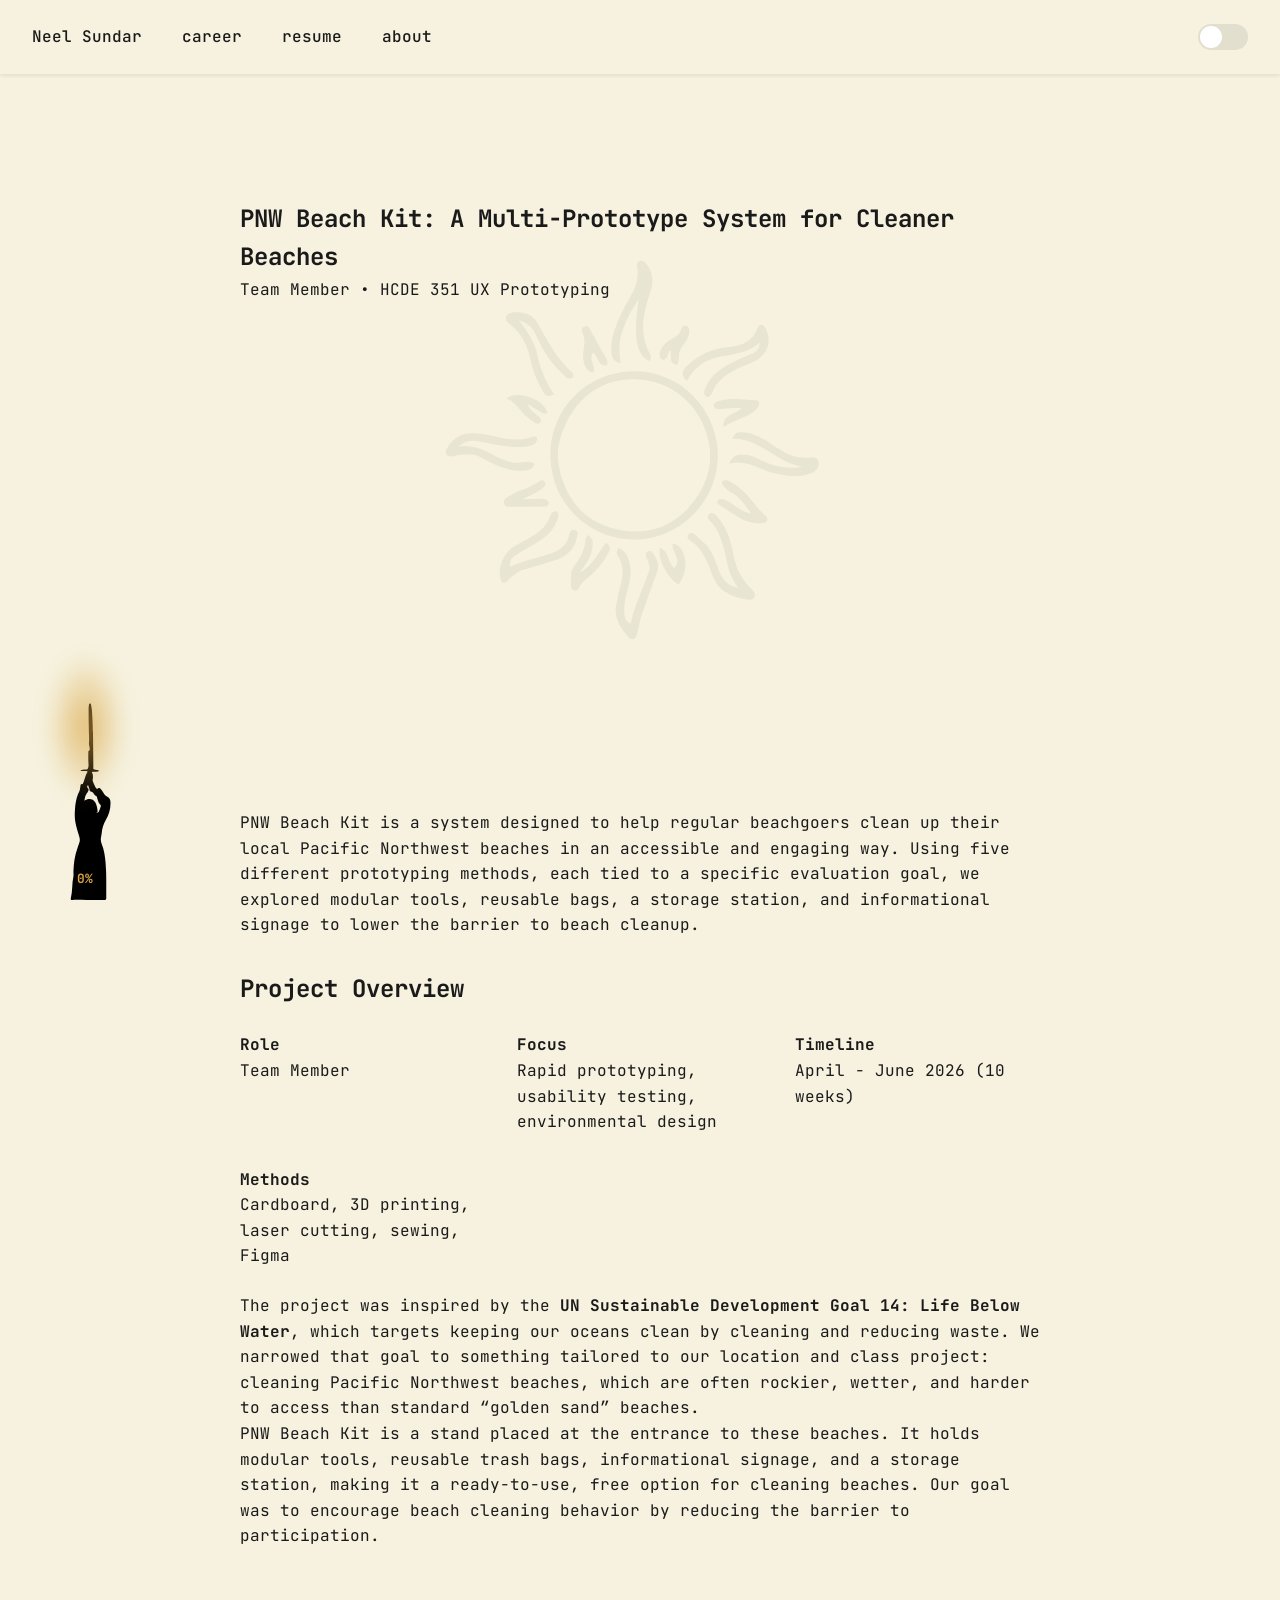
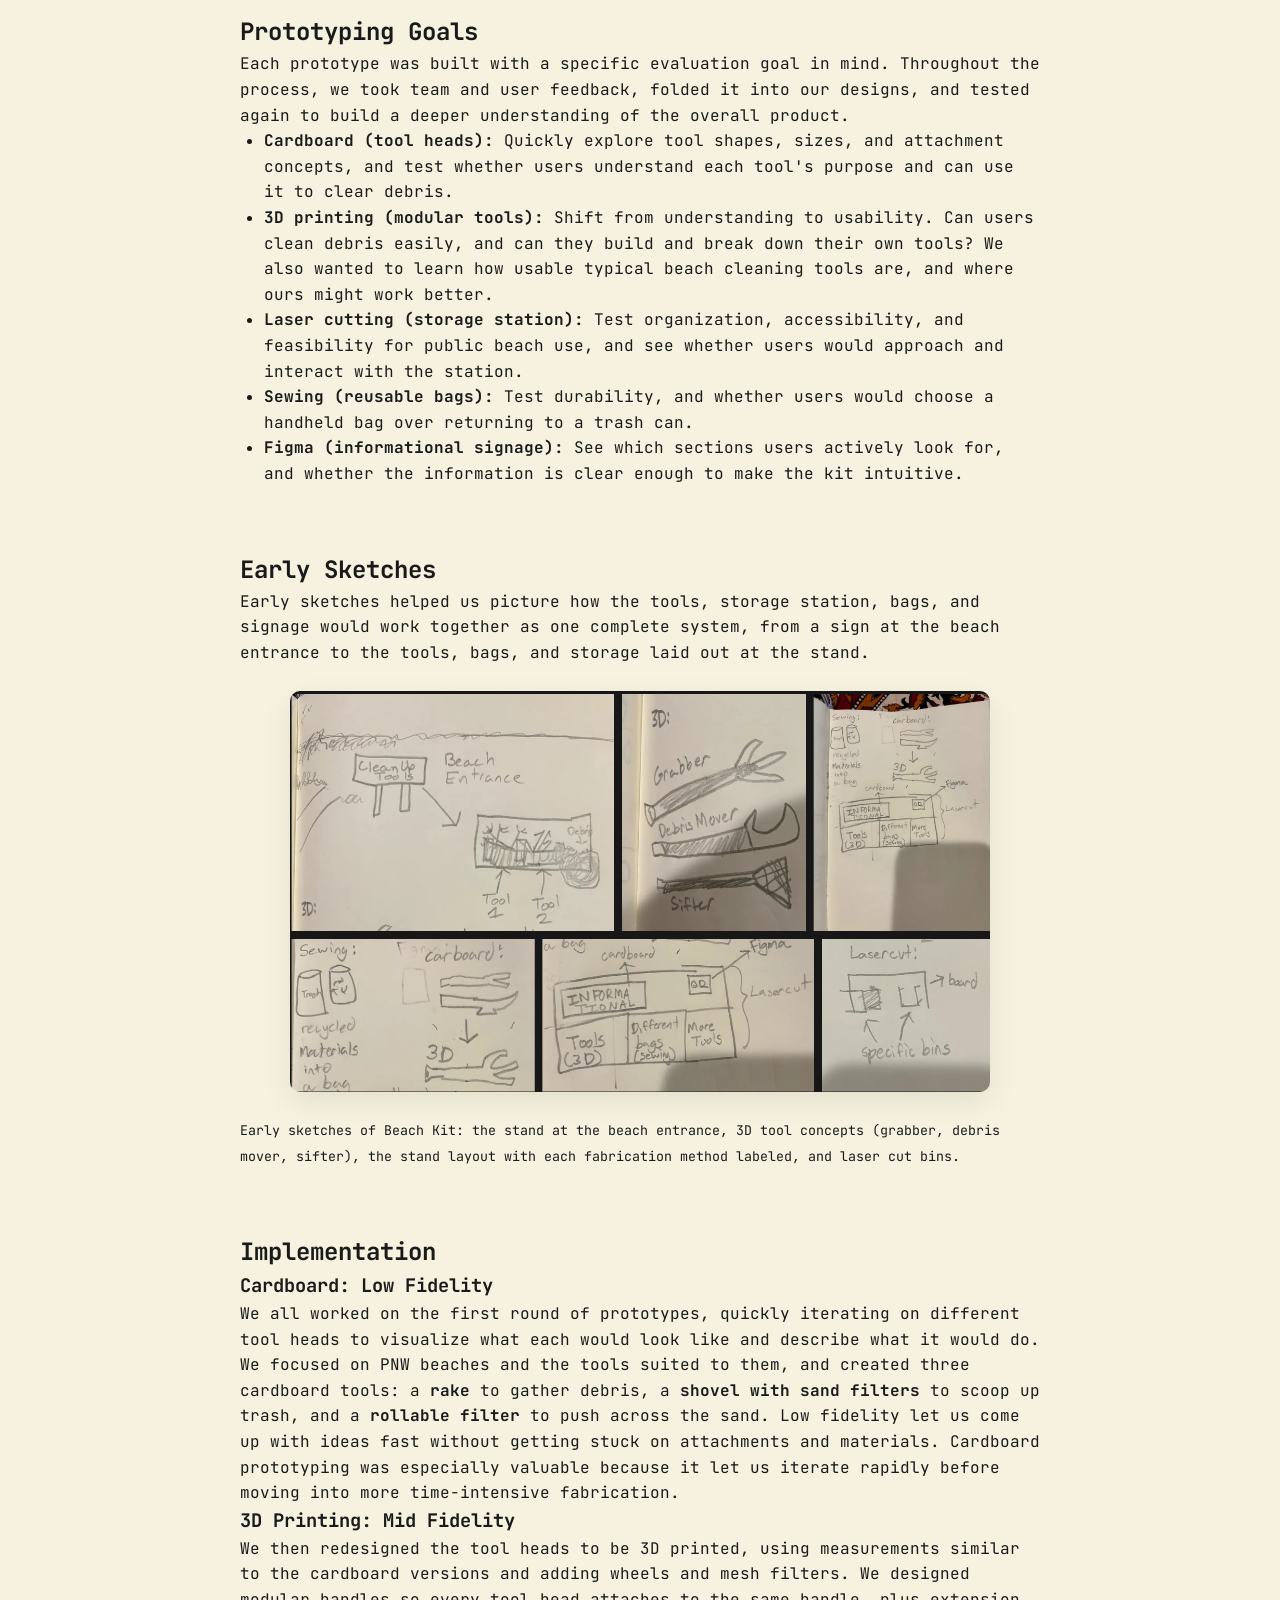
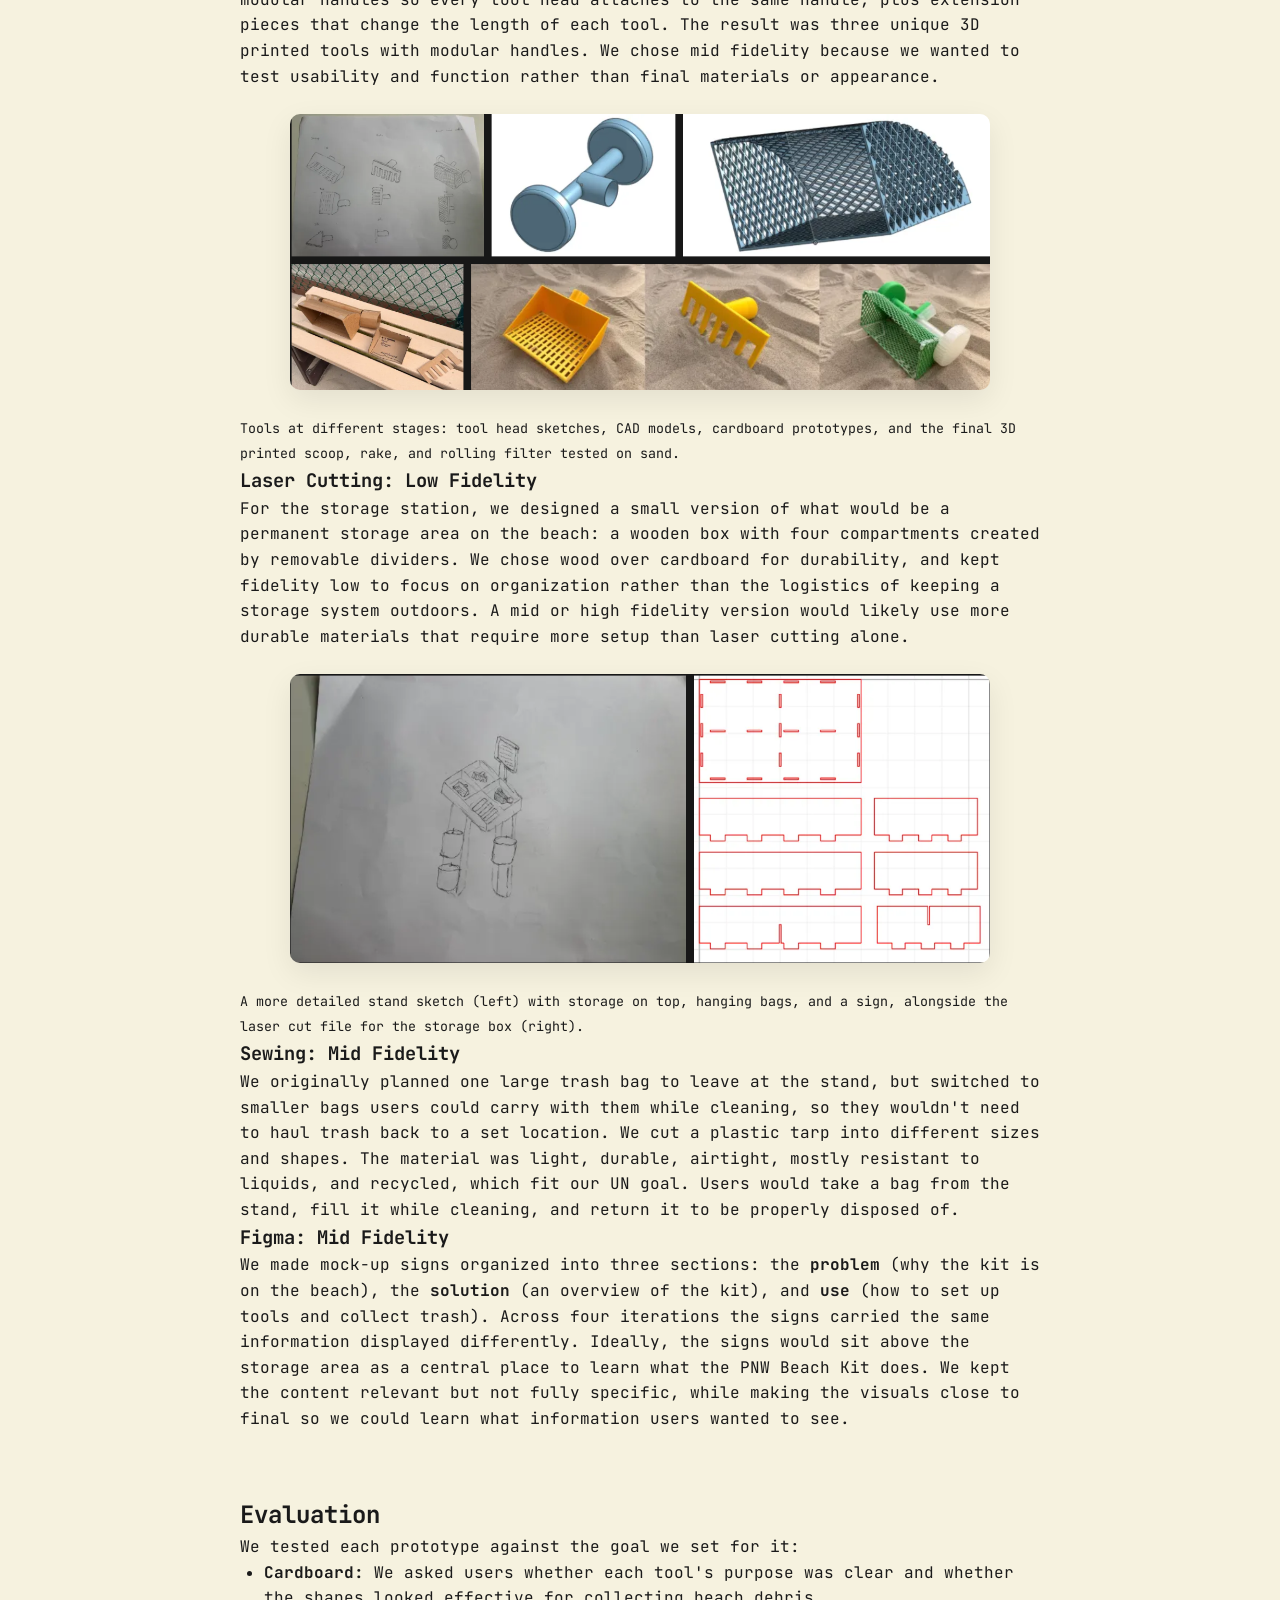
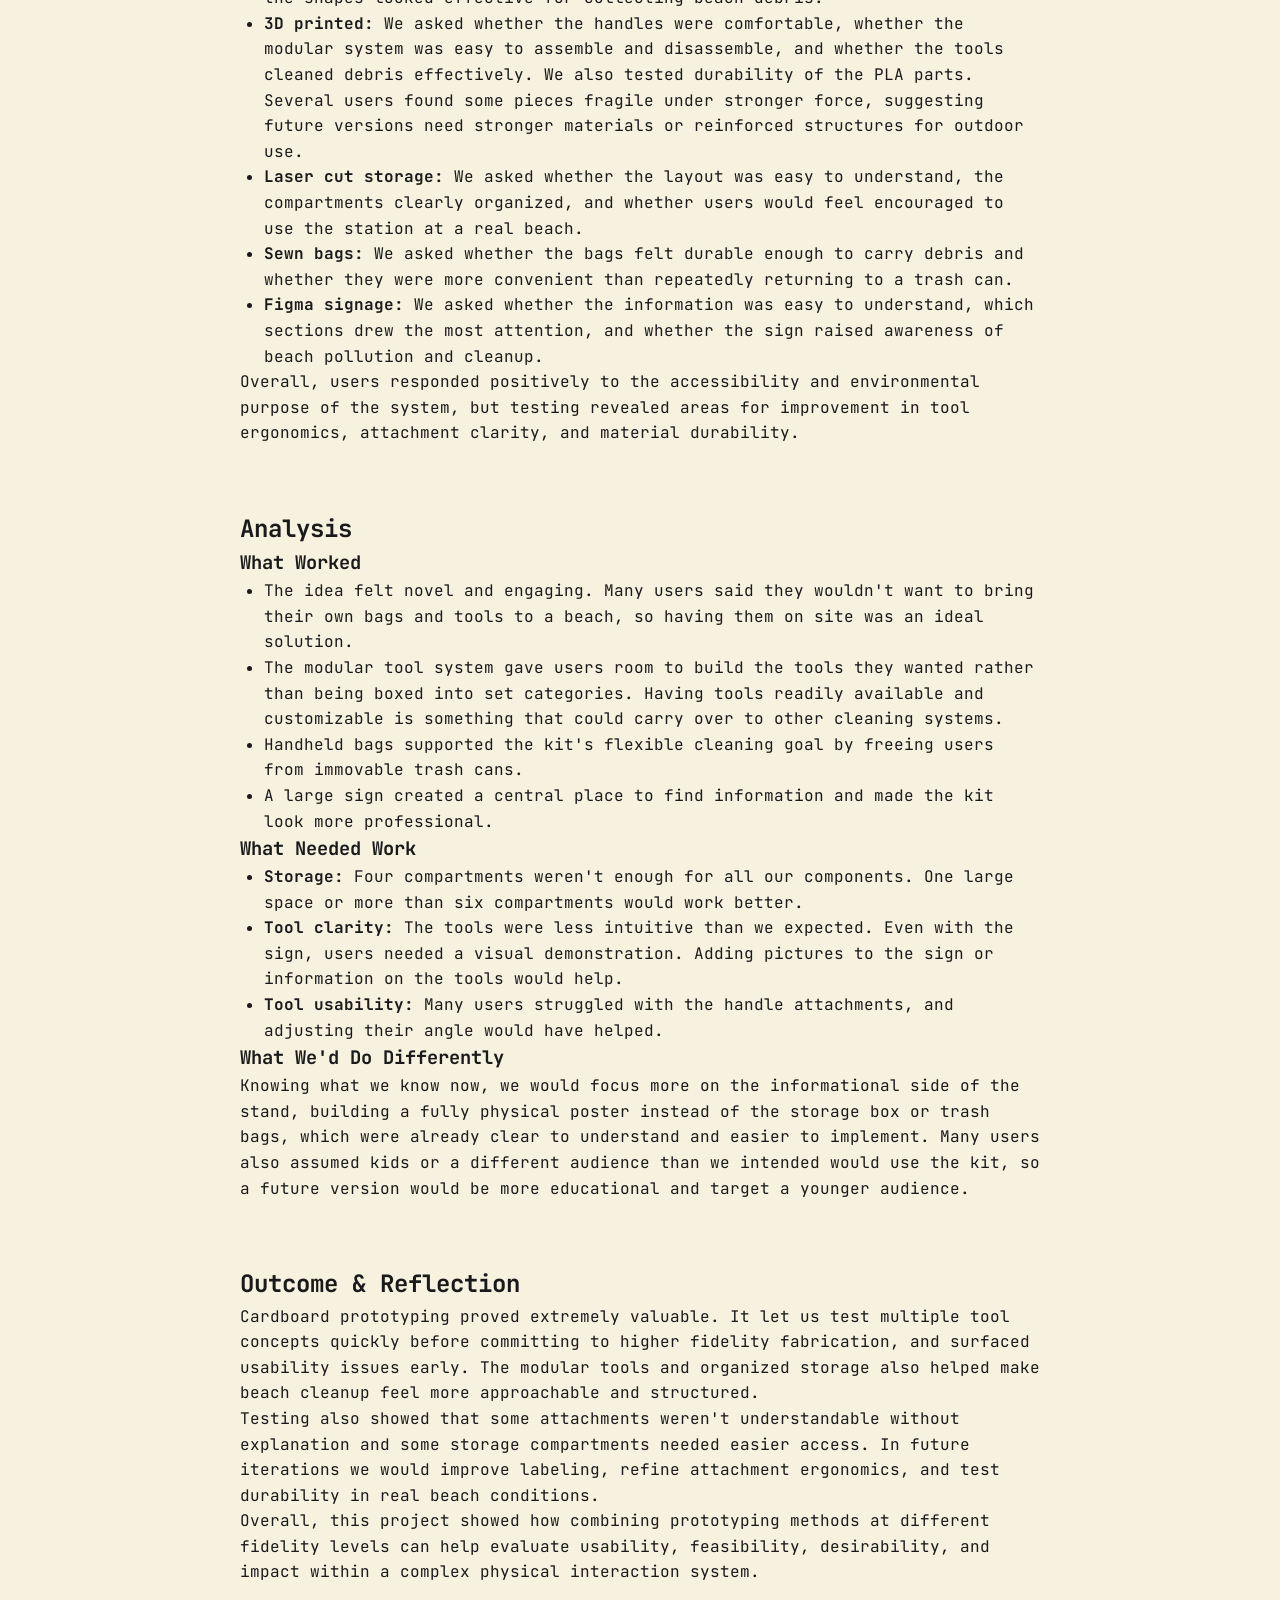
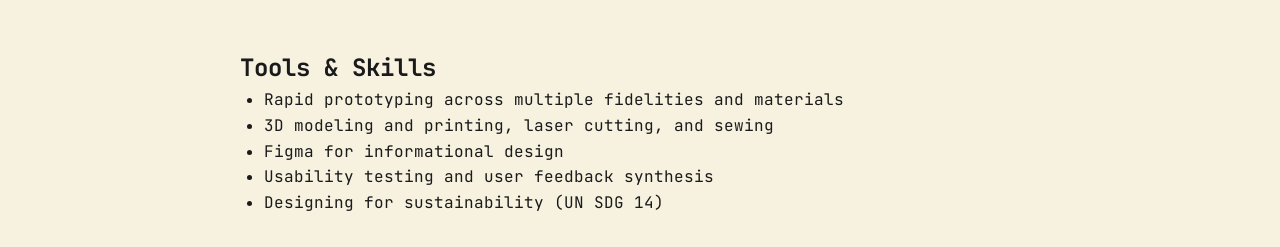
<file: projects/pnwbeachkit.html>
<!DOCTYPE html>
<html lang="en">
<head>

  <meta charset="UTF-8" />
  <meta http-equiv="X-UA-Compatible" content="IE=edge">
  <meta name="viewport" content="width=device-width, initial-scale=1.0" />
  <title>PNW Beach Kit | Neel Sundar</title>

  <link rel="stylesheet" href="../css/styles.css" />
  <link href="https://fonts.googleapis.com/css2?family=JetBrains+Mono:wght@300;400;600&display=swap" rel="stylesheet">

</head>

<body>
<div class="astro-bg">
  <div class="sun"></div>
  <div class="moon"></div>
</div>

<nav>
  <div class="nav-links">
    <a href="../index.html">Neel Sundar</a>
    <a href="../career.html">career</a>
    <a href="../assets/images/Neel Sundar Resume.pdf" target="_blank">resume</a>
    <a href="../about.html">about</a>
  </div>

  <div class="theme-switch">
    <input type="checkbox" id="theme-toggle">
    <label for="theme-toggle">
      <span class="toggle-circle"></span>
    </label>
  </div>
</nav>


<section class="case-study">
<div class="case-container">

<h1>PNW Beach Kit: A Multi-Prototype System for Cleaner Beaches</h1>

<p class="case-subtitle">
Team Member • HCDE 351 UX Prototyping
</p>

<!-- Hero video -->
<div class="case-hero-video">
  <iframe width="100%" height="500px"
          src="https://www.youtube.com/embed/xrWm8us1XM4"
          title="PNW Beach Kit Project Video"
          frameborder="0"
          allow="accelerometer; autoplay; clipboard-write; encrypted-media; gyroscope; picture-in-picture"
          allowfullscreen>
  </iframe>
</div>

<p class="case-intro">
PNW Beach Kit is a system designed to help regular beachgoers clean up their local Pacific Northwest beaches in an accessible and engaging way. Using five different prototyping methods, each tied to a specific evaluation goal, we explored modular tools, reusable bags, a storage station, and informational signage to lower the barrier to beach cleanup.
</p>

<!-- Overview -->
<div class="case-summary">
<h2>Project Overview</h2>

<div class="case-facts">

  <div>
    <strong>Role</strong>
    <p>Team Member</p>
  </div>

  <div>
    <strong>Focus</strong>
    <p>Rapid prototyping, usability testing, environmental design</p>
  </div>

  <div>
    <strong>Timeline</strong>
    <p>April - June 2026 (10 weeks)</p>
  </div>

  <div>
    <strong>Methods</strong>
    <p>Cardboard, 3D printing, laser cutting, sewing, Figma</p>
  </div>

</div>

<p>
The project was inspired by the <strong>UN Sustainable Development Goal 14: Life Below Water</strong>, which targets keeping our oceans clean by cleaning and reducing waste. We narrowed that goal to something tailored to our location and class project: cleaning Pacific Northwest beaches, which are often rockier, wetter, and harder to access than standard “golden sand” beaches.
</p>

<p>
PNW Beach Kit is a stand placed at the entrance to these beaches. It holds modular tools, reusable trash bags, informational signage, and a storage station, making it a ready-to-use, free option for cleaning beaches. Our goal was to encourage beach cleaning behavior by reducing the barrier to participation.
</p>
</div>


<!-- Prototyping Goals -->
<div class="case-section">
<h2>Prototyping Goals</h2>

<p>
Each prototype was built with a specific evaluation goal in mind. Throughout the process, we took team and user feedback, folded it into our designs, and tested again to build a deeper understanding of the overall product.
</p>

<ul>
<li><strong>Cardboard (tool heads):</strong> Quickly explore tool shapes, sizes, and attachment concepts, and test whether users understand each tool's purpose and can use it to clear debris.</li>
<li><strong>3D printing (modular tools):</strong> Shift from understanding to usability. Can users clean debris easily, and can they build and break down their own tools? We also wanted to learn how usable typical beach cleaning tools are, and where ours might work better.</li>
<li><strong>Laser cutting (storage station):</strong> Test organization, accessibility, and feasibility for public beach use, and see whether users would approach and interact with the station.</li>
<li><strong>Sewing (reusable bags):</strong> Test durability, and whether users would choose a handheld bag over returning to a trash can.</li>
<li><strong>Figma (informational signage):</strong> See which sections users actively look for, and whether the information is clear enough to make the kit intuitive.</li>
</ul>

</div>


<!-- Early Sketches -->
<div class="case-section">
<h2>Early Sketches</h2>

<p>
Early sketches helped us picture how the tools, storage station, bags, and signage would work together as one complete system, from a sign at the beach entrance to the tools, bags, and storage laid out at the stand.
</p>

<img src="../assets/images/beachsketch1.png" alt="Early sketches of Beach Kit: beach entrance sign, 3D tool concepts (grabber, debris mover, sifter), stand layout, and laser cut bins">
<small>Early sketches of Beach Kit: the stand at the beach entrance, 3D tool concepts (grabber, debris mover, sifter), the stand layout with each fabrication method labeled, and laser cut bins.</small>

</div>


<!-- Implementation -->
<div class="case-section">
<h2>Implementation</h2>

<h3>Cardboard: Low Fidelity</h3>
<p>
We all worked on the first round of prototypes, quickly iterating on different tool heads to visualize what each would look like and describe what it would do. We focused on PNW beaches and the tools suited to them, and created three cardboard tools: a <strong>rake</strong> to gather debris, a <strong>shovel with sand filters</strong> to scoop up trash, and a <strong>rollable filter</strong> to push across the sand. Low fidelity let us come up with ideas fast without getting stuck on attachments and materials. Cardboard prototyping was especially valuable because it let us iterate rapidly before moving into more time-intensive fabrication.
</p>

<h3>3D Printing: Mid Fidelity</h3>
<p>
We then redesigned the tool heads to be 3D printed, using measurements similar to the cardboard versions and adding wheels and mesh filters. We designed modular handles so every tool head attaches to the same handle, plus extension pieces that change the length of each tool. The result was three unique 3D printed tools with modular handles. We chose mid fidelity because we wanted to test usability and function rather than final materials or appearance.
</p>

<img src="../assets/images/beachtools1.png" alt="Tool development from sketches to CAD to cardboard to 3D printed prototypes tested on sand">
<small>Tools at different stages: tool head sketches, CAD models, cardboard prototypes, and the final 3D printed scoop, rake, and rolling filter tested on sand.</small>

<h3>Laser Cutting: Low Fidelity</h3>
<p>
For the storage station, we designed a small version of what would be a permanent storage area on the beach: a wooden box with four compartments created by removable dividers. We chose wood over cardboard for durability, and kept fidelity low to focus on organization rather than the logistics of keeping a storage system outdoors. A mid or high fidelity version would likely use more durable materials that require more setup than laser cutting alone.
</p>

<img src="../assets/images/beachstand1.png" alt="Detailed stand sketch and laser cut box design">
<small>A more detailed stand sketch (left) with storage on top, hanging bags, and a sign, alongside the laser cut file for the storage box (right).</small>

<h3>Sewing: Mid Fidelity</h3>
<p>
We originally planned one large trash bag to leave at the stand, but switched to smaller bags users could carry with them while cleaning, so they wouldn't need to haul trash back to a set location. We cut a plastic tarp into different sizes and shapes. The material was light, durable, airtight, mostly resistant to liquids, and recycled, which fit our UN goal. Users would take a bag from the stand, fill it while cleaning, and return it to be properly disposed of.
</p>

<h3>Figma: Mid Fidelity</h3>
<p>
We made mock-up signs organized into three sections: the <strong>problem</strong> (why the kit is on the beach), the <strong>solution</strong> (an overview of the kit), and <strong>use</strong> (how to set up tools and collect trash). Across four iterations the signs carried the same information displayed differently. Ideally, the signs would sit above the storage area as a central place to learn what the PNW Beach Kit does. We kept the content relevant but not fully specific, while making the visuals close to final so we could learn what information users wanted to see.
</p>

</div>


<!-- Evaluation -->
<div class="case-section">
<h2>Evaluation</h2>

<p>
We tested each prototype against the goal we set for it:
</p>

<ul>
<li><strong>Cardboard:</strong> We asked users whether each tool's purpose was clear and whether the shapes looked effective for collecting beach debris.</li>
<li><strong>3D printed:</strong> We asked whether the handles were comfortable, whether the modular system was easy to assemble and disassemble, and whether the tools cleaned debris effectively. We also tested durability of the PLA parts. Several users found some pieces fragile under stronger force, suggesting future versions need stronger materials or reinforced structures for outdoor use.</li>
<li><strong>Laser cut storage:</strong> We asked whether the layout was easy to understand, the compartments clearly organized, and whether users would feel encouraged to use the station at a real beach.</li>
<li><strong>Sewn bags:</strong> We asked whether the bags felt durable enough to carry debris and whether they were more convenient than repeatedly returning to a trash can.</li>
<li><strong>Figma signage:</strong> We asked whether the information was easy to understand, which sections drew the most attention, and whether the sign raised awareness of beach pollution and cleanup.</li>
</ul>

<p>
Overall, users responded positively to the accessibility and environmental purpose of the system, but testing revealed areas for improvement in tool ergonomics, attachment clarity, and material durability.
</p>

</div>


<!-- Analysis -->
<div class="case-section">
<h2>Analysis</h2>

<h3>What Worked</h3>
<ul>
<li>The idea felt novel and engaging. Many users said they wouldn't want to bring their own bags and tools to a beach, so having them on site was an ideal solution.</li>
<li>The modular tool system gave users room to build the tools they wanted rather than being boxed into set categories. Having tools readily available and customizable is something that could carry over to other cleaning systems.</li>
<li>Handheld bags supported the kit's flexible cleaning goal by freeing users from immovable trash cans.</li>
<li>A large sign created a central place to find information and made the kit look more professional.</li>
</ul>

<h3>What Needed Work</h3>
<ul>
<li><strong>Storage:</strong> Four compartments weren't enough for all our components. One large space or more than six compartments would work better.</li>
<li><strong>Tool clarity:</strong> The tools were less intuitive than we expected. Even with the sign, users needed a visual demonstration. Adding pictures to the sign or information on the tools would help.</li>
<li><strong>Tool usability:</strong> Many users struggled with the handle attachments, and adjusting their angle would have helped.</li>
</ul>

<h3>What We'd Do Differently</h3>
<p>
Knowing what we know now, we would focus more on the informational side of the stand, building a fully physical poster instead of the storage box or trash bags, which were already clear to understand and easier to implement. Many users also assumed kids or a different audience than we intended would use the kit, so a future version would be more educational and target a younger audience.
</p>

</div>


<!-- Outcome -->
<div class="case-section">
<h2>Outcome & Reflection</h2>

<p>
Cardboard prototyping proved extremely valuable. It let us test multiple tool concepts quickly before committing to higher fidelity fabrication, and surfaced usability issues early. The modular tools and organized storage also helped make beach cleanup feel more approachable and structured.
</p>

<p>
Testing also showed that some attachments weren't understandable without explanation and some storage compartments needed easier access. In future iterations we would improve labeling, refine attachment ergonomics, and test durability in real beach conditions.
</p>

<p>
Overall, this project showed how combining prototyping methods at different fidelity levels can help evaluate usability, feasibility, desirability, and impact within a complex physical interaction system.
</p>

</div>


<!-- Tools & Skills -->
<div class="case-section">
<h2>Tools & Skills</h2>

<ul>
<li>Rapid prototyping across multiple fidelities and materials</li>
<li>3D modeling and printing, laser cutting, and sewing</li>
<li>Figma for informational design</li>
<li>Usability testing and user feedback synthesis</li>
<li>Designing for sustainability (UN SDG 14)</li>
</ul>

</div>

</div>
</section>


<div class="sword-scene">
  <img src="../assets/images/BlackSwordDrawing.svg" class="sword-img sword-sun" alt="Sword">
  <img src="../assets/images/WhiteSwordDrawing.svg" class="sword-img sword-moon" alt="Sword">
  <div class="scroll-percentage" id="scrollPercentage">0%</div>
  <div class="fire"></div>
</div>

<!-- IMAGE ZOOM MODAL -->
<div id="image-modal" class="image-modal">
  <span class="close-modal">&times;</span>
  <img class="modal-content" id="modal-img">
</div>

<script src="../js/main.js"></script>

</body>
</html>
</file>
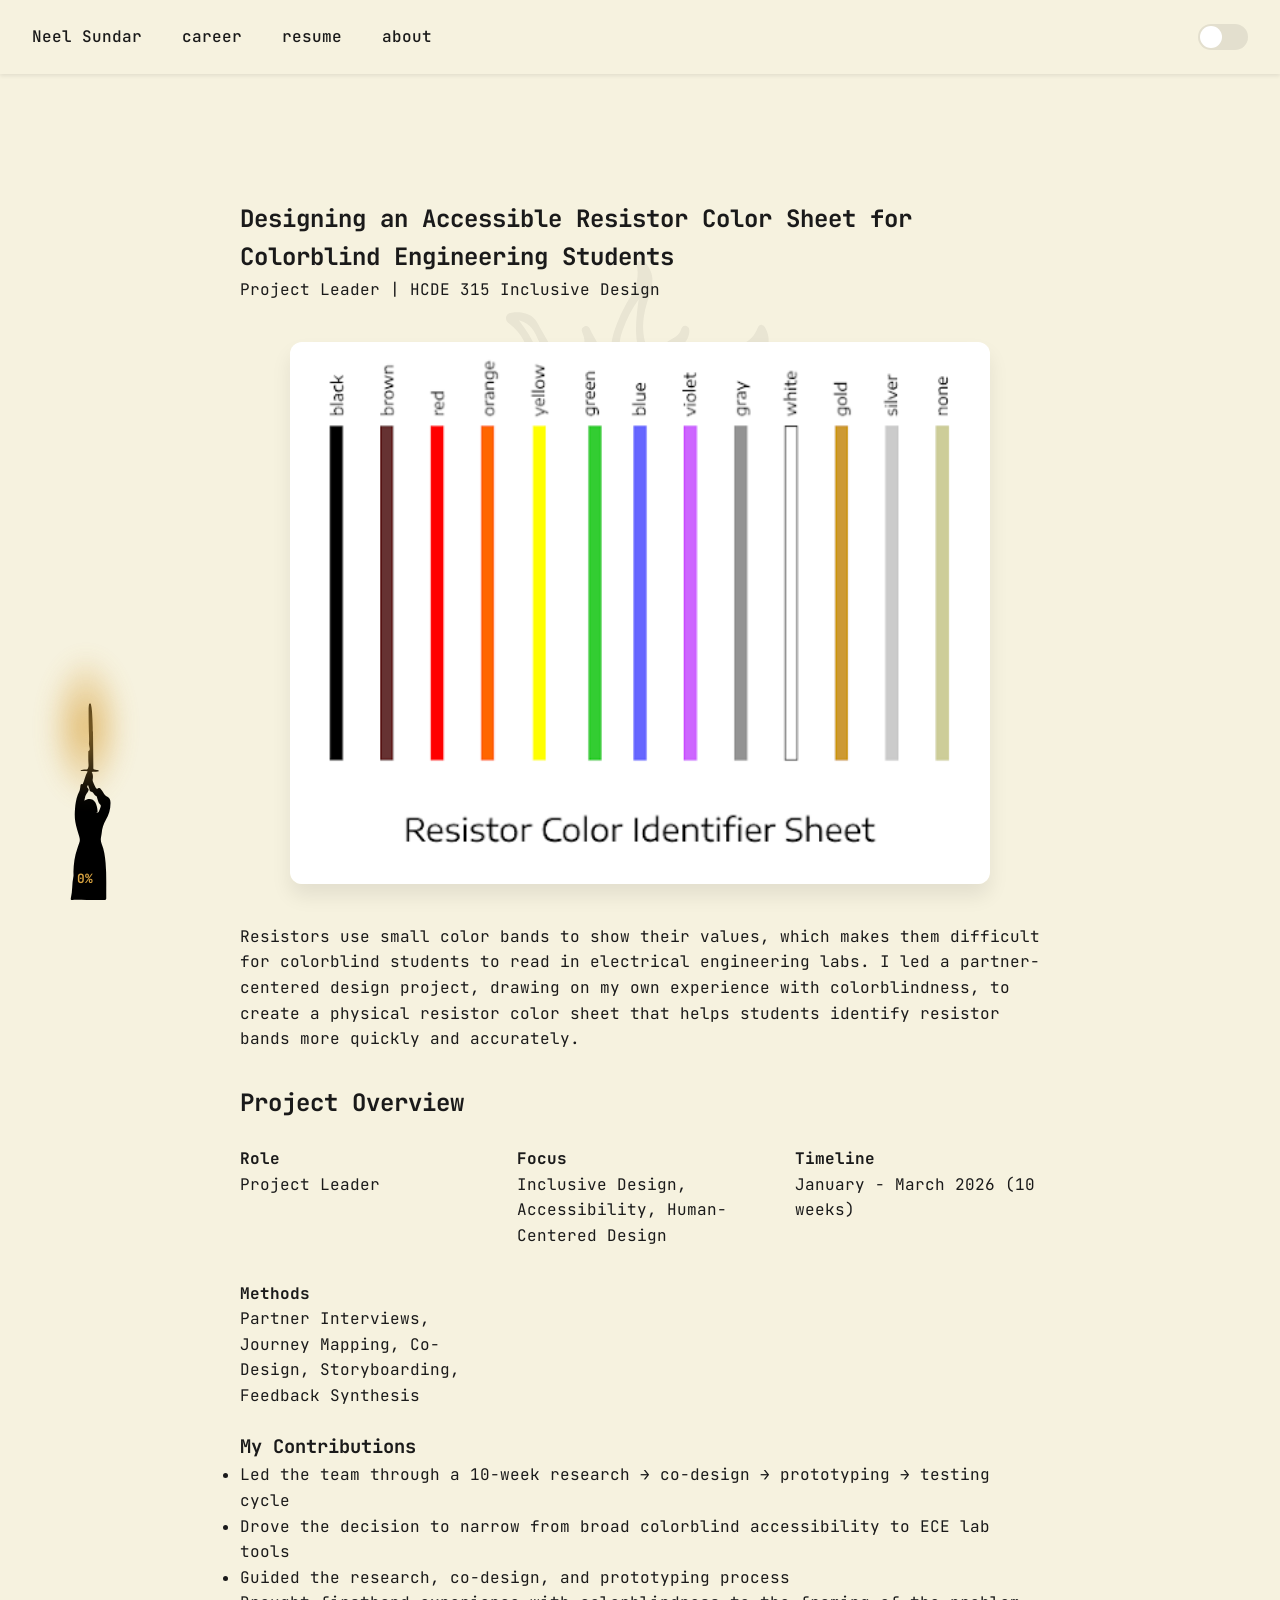
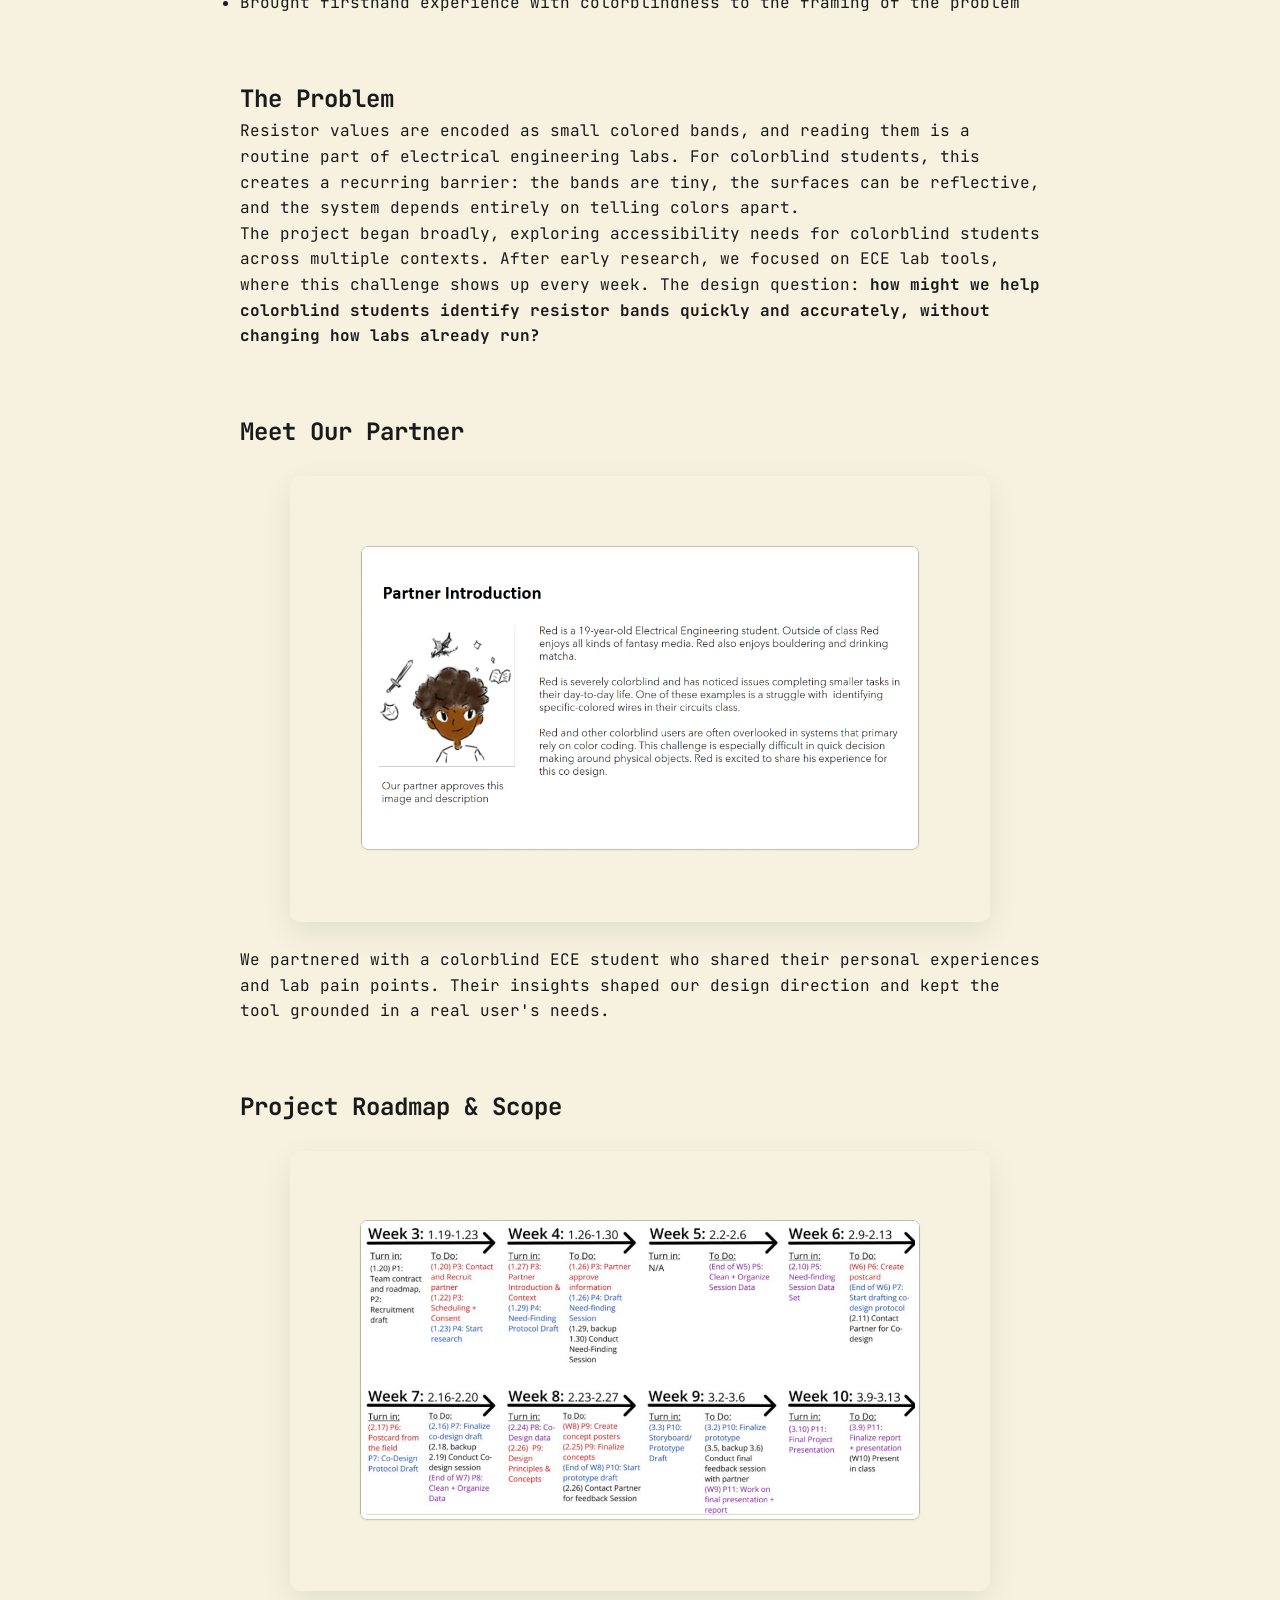
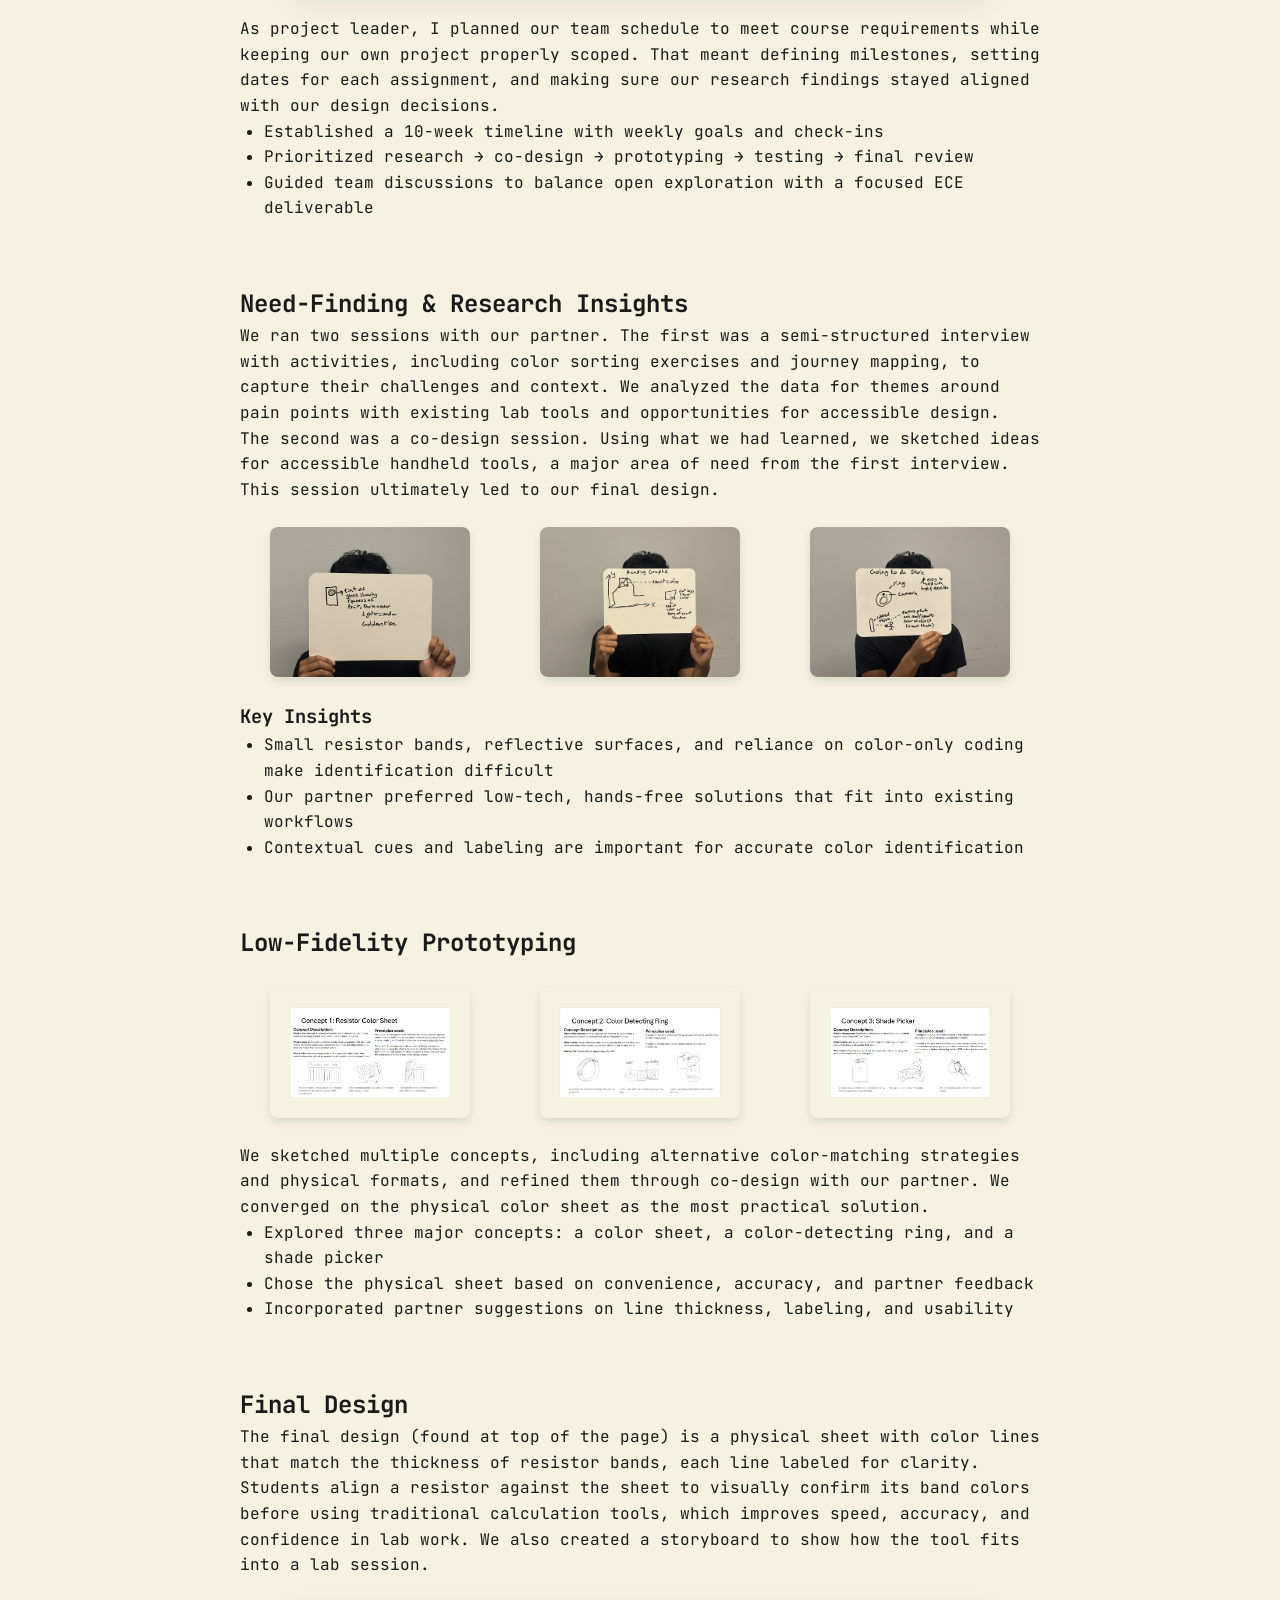
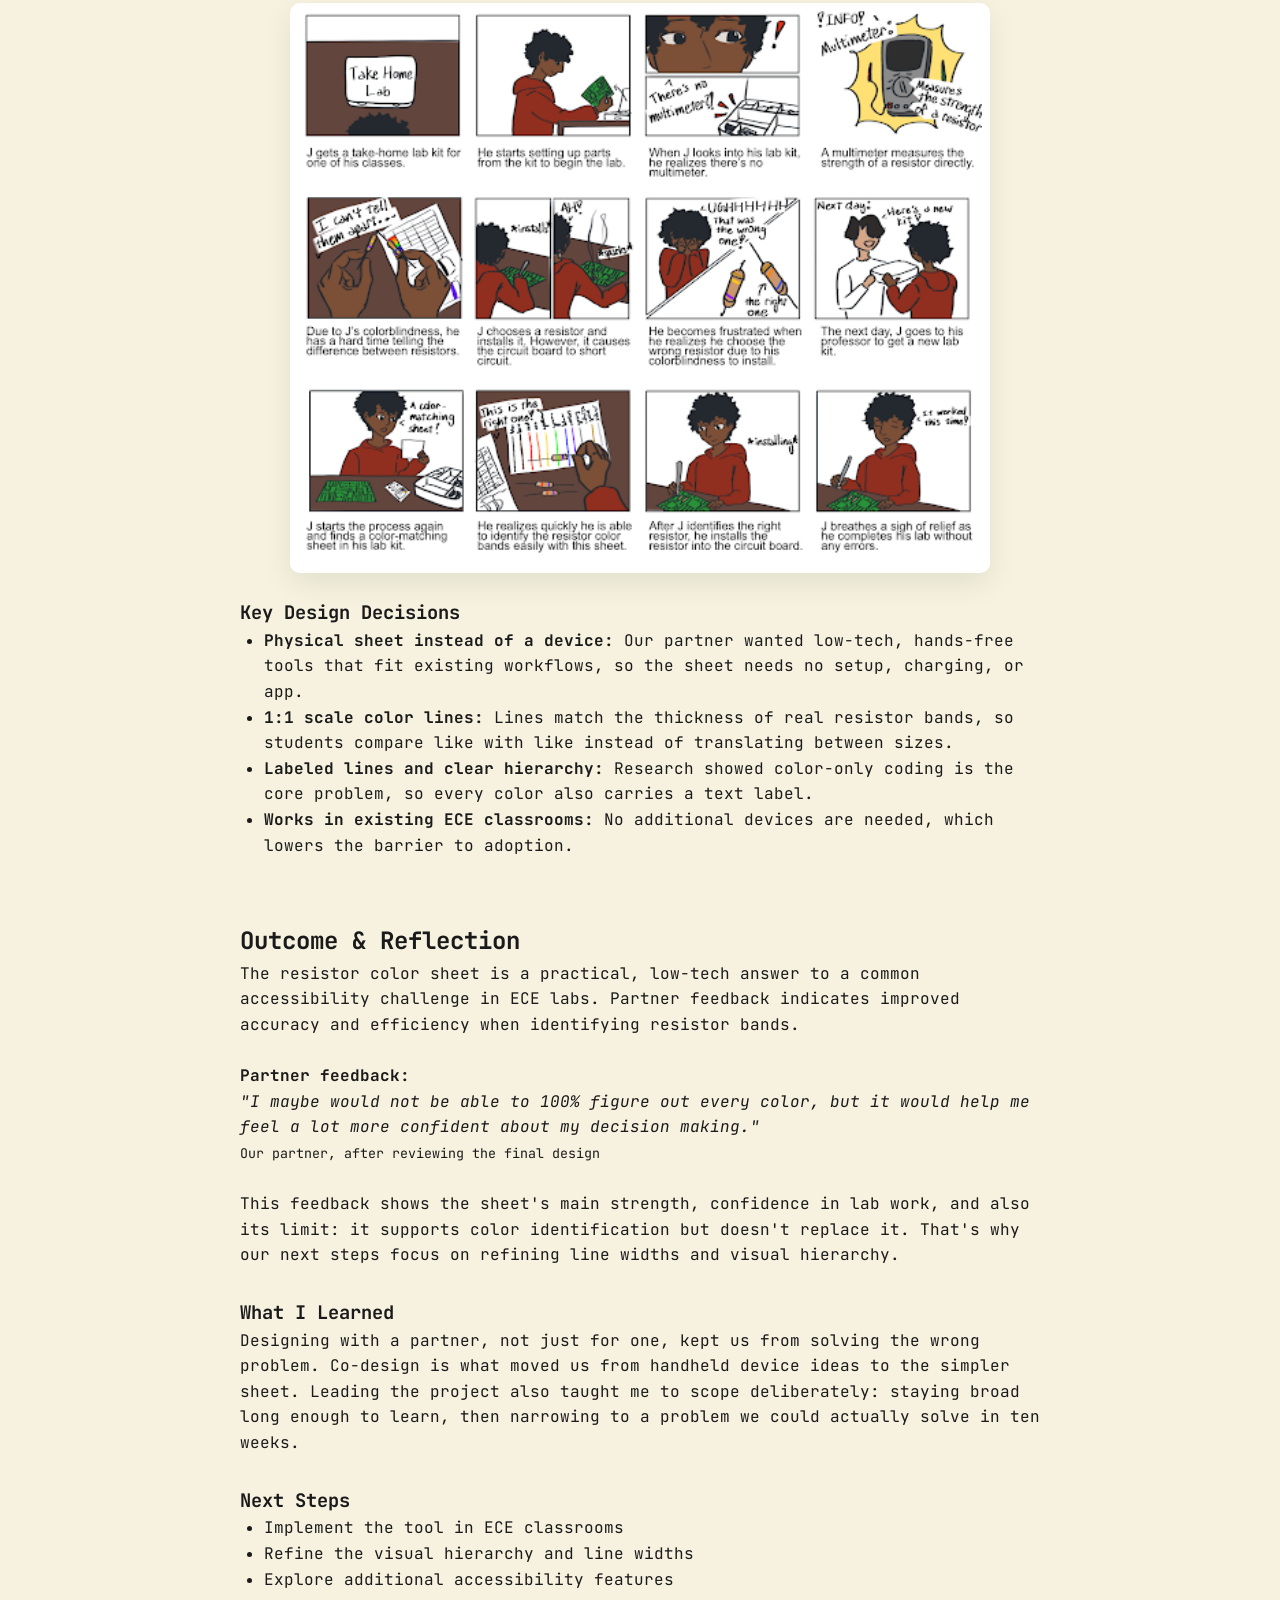
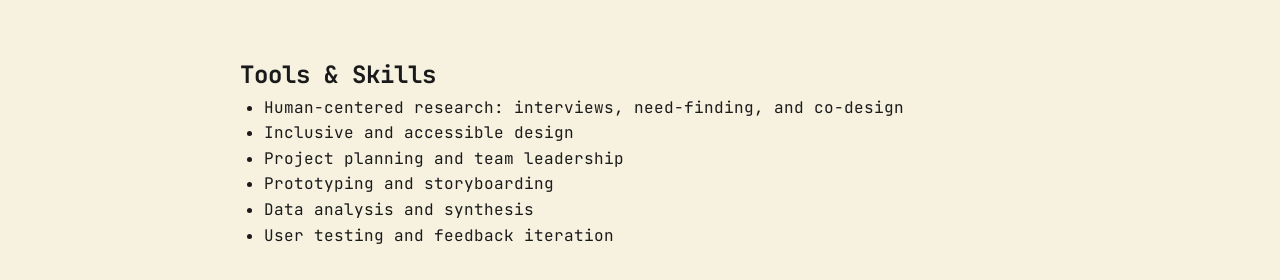
<file: projects/resistorcolorsheet.html>
<!DOCTYPE html>
<html lang="en">
<head>

  <meta charset="UTF-8" />
  <meta http-equiv="X-UA-Compatible" content="IE=edge">
  <meta name="viewport" content="width=device-width, initial-scale=1.0" />
  <title>Accessible Resistor Color Sheet | Neel Sundar</title>

  <link rel="stylesheet" href="../css/styles.css" />
  <link href="https://fonts.googleapis.com/css2?family=JetBrains+Mono:wght@300;400;600&display=swap" rel="stylesheet">

</head>

<body>
<div class="astro-bg">
  <div class="sun"></div>
  <div class="moon"></div>
</div>

<nav>
  <div class="nav-links">
    <a href="../index.html">Neel Sundar</a>
    <a href="../career.html">career</a>
    <a href="../assets/images/Neel Sundar Resume.pdf" target="_blank">resume</a>
    <a href="../about.html">about</a>
  </div>

  <div class="theme-switch">
    <input type="checkbox" id="theme-toggle">
    <label for="theme-toggle">
      <span class="toggle-circle"></span>
    </label>
  </div>
</nav>


<section class="case-study">
<div class="case-container">

<h1>Designing an Accessible Resistor Color Sheet for Colorblind Engineering Students</h1>

<p class="case-subtitle">
Project Leader | HCDE 315 Inclusive Design
</p>

<img class="case-hero" src="../assets/images/Prototype315.png" alt="Resistor Color Sheet prototype">

<p class="case-intro">
Resistors use small color bands to show their values, which makes them difficult for colorblind students to read in electrical engineering labs. I led a partner-centered design project, drawing on my own experience with colorblindness, to create a physical resistor color sheet that helps students identify resistor bands more quickly and accurately.
</p>

<!-- OVERVIEW -->
<div class="case-summary">

<h2>Project Overview</h2>

<div class="case-facts">

  <div>
    <strong>Role</strong>
    <p>Project Leader</p>
  </div>

  <div>
    <strong>Focus</strong>
    <p>Inclusive Design, Accessibility, Human-Centered Design</p>
  </div>

  <div>
    <strong>Timeline</strong>
    <p>January - March 2026 (10 weeks)</p>
  </div>

  <div>
    <strong>Methods</strong>
    <p>Partner Interviews, Journey Mapping, Co-Design, Storyboarding, Feedback Synthesis</p>
  </div>

</div>

<h3>My Contributions</h3>
<ul>
<li>Led the team through a 10-week research → co-design → prototyping → testing cycle</li>
<li>Drove the decision to narrow from broad colorblind accessibility to ECE lab tools</li>
<li>Guided the research, co-design, and prototyping process</li>
<li>Brought firsthand experience with colorblindness to the framing of the problem</li>
</ul>

</div>


<!-- PROBLEM -->
<div class="case-section">

<h2>The Problem</h2>

<p>
Resistor values are encoded as small colored bands, and reading them is a routine part of electrical engineering labs. For colorblind students, this creates a recurring barrier: the bands are tiny, the surfaces can be reflective, and the system depends entirely on telling colors apart.
</p>

<p>
The project began broadly, exploring accessibility needs for colorblind students across multiple contexts. After early research, we focused on ECE lab tools, where this challenge shows up every week. The design question: <strong>how might we help colorblind students identify resistor bands quickly and accurately, without changing how labs already run?</strong>
</p>

</div>


<!-- PARTNER -->
<div class="case-section">

<h2>Meet Our Partner</h2>

<img src="../assets/images/Partner315.png" alt="Partner introduction slide">

<p>
We partnered with a colorblind ECE student who shared their personal experiences and lab pain points. Their insights shaped our design direction and kept the tool grounded in a real user's needs.
</p>

</div>


<!-- ROADMAP -->
<div class="case-section">

<h2>Project Roadmap & Scope</h2>

<img src="../assets/images/Roadmap315.png" alt="Project roadmap">

<p>
As project leader, I planned our team schedule to meet course requirements while keeping our own project properly scoped. That meant defining milestones, setting dates for each assignment, and making sure our research findings stayed aligned with our design decisions.
</p>

<ul>
<li>Established a 10-week timeline with weekly goals and check-ins</li>
<li>Prioritized research → co-design → prototyping → testing → final review</li>
<li>Guided team discussions to balance open exploration with a focused ECE deliverable</li>
</ul>

</div>


<!-- RESEARCH -->
<div class="case-section">

<h2>Need-Finding & Research Insights</h2>

<p>
We ran two sessions with our partner. The first was a semi-structured interview with activities, including color sorting exercises and journey mapping, to capture their challenges and context. We analyzed the data for themes around pain points with existing lab tools and opportunities for accessible design.
</p>

<p>
The second was a co-design session. Using what we had learned, we sketched ideas for accessible handheld tools, a major area of need from the first interview. This session ultimately led to our final design.
</p>

<div class="combined-images">
  <img src="../assets/images/1CoDesign315.png" alt="Co-design sketches 1">
  <img src="../assets/images/2CoDesign315.png" alt="Co-design sketches 2">
  <img src="../assets/images/3CoDesign315.png" alt="Co-design sketches 3">
</div>

<h3>Key Insights</h3>
<ul>
<li>Small resistor bands, reflective surfaces, and reliance on color-only coding make identification difficult</li>
<li>Our partner preferred low-tech, hands-free solutions that fit into existing workflows</li>
<li>Contextual cues and labeling are important for accurate color identification</li>
</ul>

</div>


<!-- LOW-FI -->
<div class="case-section">

<h2>Low-Fidelity Prototyping</h2>

<div class="combined-images">
  <img src="../assets/images/HCDE321 (1).png" alt="Low-fidelity concept 1">
  <img src="../assets/images/HCDE321 (2).png" alt="Low-fidelity concept 2">
  <img src="../assets/images/HCDE321 (3).png" alt="Low-fidelity concept 3">
</div>

<p>
We sketched multiple concepts, including alternative color-matching strategies and physical formats, and refined them through co-design with our partner. We converged on the physical color sheet as the most practical solution.
</p>

<ul>
<li>Explored three major concepts: a color sheet, a color-detecting ring, and a shade picker</li>
<li>Chose the physical sheet based on convenience, accuracy, and partner feedback</li>
<li>Incorporated partner suggestions on line thickness, labeling, and usability</li>
</ul>

</div>


<!-- FINAL DESIGN -->
<div class="case-section">

<h2>Final Design</h2>

<p>
The final design (found at top of the page) is a physical sheet with color lines that match the thickness of resistor bands, each line labeled for clarity. Students align a resistor against the sheet to visually confirm its band colors before using traditional calculation tools, which improves speed, accuracy, and confidence in lab work. We also created a storyboard to show how the tool fits into a lab session.
</p>

<img src="../assets/images/Storyboard315.png" alt="Storyboard showing how the resistor color sheet is used">

<h3>Key Design Decisions</h3>
<ul>
<li><strong>Physical sheet instead of a device:</strong> Our partner wanted low-tech, hands-free tools that fit existing workflows, so the sheet needs no setup, charging, or app.</li>
<li><strong>1:1 scale color lines:</strong> Lines match the thickness of real resistor bands, so students compare like with like instead of translating between sizes.</li>
<li><strong>Labeled lines and clear hierarchy:</strong> Research showed color-only coding is the core problem, so every color also carries a text label.</li>
<li><strong>Works in existing ECE classrooms:</strong> No additional devices are needed, which lowers the barrier to adoption.</li>
</ul>

</div>


<!-- OUTCOME -->
<div class="case-section">

<h2>Outcome & Reflection</h2>

<p>
The resistor color sheet is a practical, low-tech answer to a common accessibility challenge in ECE labs. Partner feedback indicates improved accuracy and efficiency when identifying resistor bands.
</p>

<p>
<strong><br>Partner feedback:</strong>
</p>
<p>
<em>"I maybe would not be able to 100% figure out every color, but it would help me feel a lot more confident about my decision making."</em><br>
<small>Our partner, after reviewing the final design</small>
</p>
<p>
<br>This feedback shows the sheet's main strength, confidence in lab work, and also its limit: it supports color identification but doesn't replace it. That's why our next steps focus on refining line widths and visual hierarchy.
</p>

<h3><br>What I Learned</h3>
<p>
Designing with a partner, not just for one, kept us from solving the wrong problem. Co-design is what moved us from handheld device ideas to the simpler sheet. Leading the project also taught me to scope deliberately: staying broad long enough to learn, then narrowing to a problem we could actually solve in ten weeks.
</p>

<h3><br>Next Steps</h3>
<ul>
<li>Implement the tool in ECE classrooms</li>
<li>Refine the visual hierarchy and line widths</li>
<li>Explore additional accessibility features</li>
</ul>

</div>


<!-- TOOLS & SKILLS -->
<div class="case-section">

<h2>Tools & Skills</h2>

<ul>
<li>Human-centered research: interviews, need-finding, and co-design</li>
<li>Inclusive and accessible design</li>
<li>Project planning and team leadership</li>
<li>Prototyping and storyboarding</li>
<li>Data analysis and synthesis</li>
<li>User testing and feedback iteration</li>
</ul>

</div>

</div>
</section>


<div class="sword-scene">
  <img src="../assets/images/BlackSwordDrawing.svg" class="sword-img sword-sun" alt="Sword">
  <img src="../assets/images/WhiteSwordDrawing.svg" class="sword-img sword-moon" alt="Sword">
  <div class="scroll-percentage" id="scrollPercentage">0%</div>
  <div class="fire"></div>
</div>

<!-- IMAGE ZOOM MODAL -->
<div id="image-modal" class="image-modal">
  <span class="close-modal">&times;</span>
  <img class="modal-content" id="modal-img">
</div>

<script src="../js/main.js"></script>

</body>
</html>
</file>
<file: css/styles.css>
/* =========================
   THEME SYSTEM
========================= */

:root {
  /* 🌞 SUN THEME (Default) */
  --bg-color: #f6f2df;          /* warm off-white */
  --text-color: #1a1a1a;
  --muted-text: #3a3a3a;
  --accent-color: #d9a441;      /* warm gold */
  --card-bg: #fff8e7;
  --border-color: rgba(0, 0, 0, 0.08);
}

/* 🌙 MOON THEME */
[data-theme="moon"] {
  --bg-color: #0f1118;          /* deep dark base */
  --text-color: #e6e9f0;
  --muted-text: #c4cad8;
  --accent-color: #4a6fa5;      /* greyish blue */
  --card-bg: #161b26;
  --border-color: rgba(255, 255, 255, 0.08);
}


/* =========================
   RESET
========================= */

* {
  margin: 0;
  padding: 0;
  box-sizing: border-box;
}


/* =========================
   BASE
========================= */

body {
  padding-top:100px;
  font-family: "JetBrains Mono", "Courier New", monospace;
  line-height: 1.6;

  background: var(--bg-color);
  color: var(--text-color);

  padding-left: 2rem;
  padding-right: 2rem;
  padding-bottom: 2rem;
  max-width: 1100px;
  margin: 0 auto;

  transition: background 0.3s ease, color 0.3s ease;
}


/* NAVIGATION */

/* Fixed navbar */
nav {
  position: fixed;
  top: 0;
  left: 0;
  width: 100%;
  z-index: 1000;
  display: flex;
  justify-content: space-between; /* left = links, right = theme toggle */
  align-items: center;
  padding: 1.5rem 2rem; /* adjust to your original spacing */
  background-color: var(--bg-color); /* optional */
  box-shadow: 0 2px 4px var(--border-color); /* optional */
}

/* Keep nav links on the left */
.nav-links {
  display: flex;
  gap: 40px;
}



nav a {
  text-decoration: none;
  color: var(--text-color);
  font-weight: 500;
  transition: color 0.2s ease;
}

nav a:hover {
  color: var(--accent-color);
}

/* ========================= */
/* THEME TOGGLE SWITCH */
/* ========================= */

/* Keep theme toggle on the right */
.theme-switch {
  display: flex;
  align-items: center;
}

.theme-switch input {
  display: none;
}

.theme-switch label {
  width: 50px;
  height: 26px;
  background: var(--border-color);
  border-radius: 50px;
  position: relative;
  cursor: pointer;
  transition: background 0.3s ease;
}

.theme-switch .toggle-circle {
  width: 22px;
  height: 22px;
  background: white;
  border-radius: 50%;
  position: absolute;
  top: 2px;
  left: 2px;
  transition: transform 0.3s ease;
}

/* When checked → move circle */
.theme-switch input:checked + label .toggle-circle {
  transform: translateX(24px);
}

/* Dark mode active styling */
[data-theme="moon"] .theme-switch label {
  background: var(--accent-color);
}

/* =========================
   HERO
========================= */
.career-section {
  padding-top: 10px; /* adjust based on navbar height */
}


.hero h1 {
  font-size: 3rem;
  margin-bottom: 1rem;
}

.hero p {
  font-size: 1.2rem;
  max-width: 650px;
  color: var(--muted-text);
}


/* =========================
   WORK SECTION
========================= */

.featured-work {
  margin-top: 4rem;
}

.project-grid {
  display: grid;
  grid-template-columns: repeat(auto-fit, minmax(260px, 1fr));
  gap: 2rem;
  margin-top: 2rem;
}


/* =========================
   PROJECT CARD
========================= */

.project-card {
  padding: 1.8rem;
  background: var(--card-bg);
  border: 1px solid var(--border-color);
  border-radius: 12px;

  text-decoration: none;
  color: inherit;

  transition: transform 0.3s ease, box-shadow 0.3s ease;
}
html {
  overflow-y: scroll;
}
/* =========================
   GLOBAL LINKS
========================= */

/* Base link style (outside navbar) */
a {
  text-decoration: none;
  color: var(--accent-color);
}

/* Remove animation from navbar links */
nav a {
  color: var(--text-color);
  transition: color 0.2s ease;
}

/* Keep your navbar hover color */
nav a:hover {
  color: var(--accent-color);
}

/* Animate NON-navbar links */
body a:not(nav a) {
  display: inline-block;
  transition: transform 0.15s ease;
}

/* Grow slightly when clicked */
body a:not(nav a):hover {
  transform: scale(1.04);
}

.project-card:hover {
  transform: translateY(-6px);
  box-shadow: 0 10px 25px rgba(0, 0, 0, 0.08);
}
.project-item {
  display: flex;
  gap: 40px;
  align-items: center;
  padding: 30px 0;
}

.project-image img {
  width: 200px;
  border-radius: 12px;
}

.project-info {
  max-width: 500px;
}

.project-item:visited {
  color: inherit;   /* 🔥 removes purple visited color */
}

.project-link {
  color: var(--accent-color);
  font-weight: 500;
}

.project-item:hover .project-link {
  opacity: 0.8;
}


/* ====================
  Container 
=====================*/
.featured-work {
  padding: 4rem 2rem;
  max-width: 900px;
  margin: 0 auto;
}

.section-title {
  font-size: 2.5rem;
  font-weight: 600;
  margin-bottom: 1.5rem;
  text-align: center;
}

/* Project List */
.project-list {
  display: flex;
  flex-direction: column;
  gap: 1.6rem;
}

/* Single Project */
.project-item {
  display: flex;
  justify-content: space-between;
  align-items: center;
  padding: 1.4rem 1.8rem;
  text-decoration: none;
  border: 2px solid var(--border-color);
  border-radius: 8px;
  transition: all 0.25s ease;
  background: var(--card-bg);
}

.project-item:hover {
  border-color: var(--accent-color);
  background: var(--bg-color);
  transform: translateY(-3px);
}

.project-info h3 {
  font-size: 1.6rem;
  margin-bottom: 0.8rem;
  font-weight: 600;
  color: var(--text-color);
}
.project-info p {
  font-size: 1.05rem;
  color: var(--muted-text);   /* 🔥 use theme variable */
  margin-bottom: 1rem;
  line-height: 1.6;
}

/* Arrow on right */
.arrow {
  font-size: 1.5rem;
  color: var(--muted-text);
  transition: color 0.25s ease;
}

.project-item:hover .arrow {
  color: var(--muted-text);
}

/* ========================= */
/* HERO LAYOUT */
/* ========================= */

.hero-container {
  display: grid;
  grid-template-columns: 1fr 1fr;
  gap: 4rem;
  align-items: center;
  padding-top: 60px;
}


/* Image */

.hero-image img {
  width: 100%;
  max-width: 400px;
  border-radius: 16px;
  object-fit: cover;
  box-shadow: 0 20px 40px rgba(0, 0, 0, 0.1);
}

/* Text */

.hero-text h1 {
  font-size: 3rem;
  margin-bottom: 1rem;
}

.hero-text p {
  font-size: 1.2rem;
  line-height: 1.8;
  color: var(--muted-text);
  max-width: 500px;
}

@media (max-width: 768px) {
  .hero-container {
    grid-template-columns: 1fr;
    text-align: center;
  }

  .hero-image {
    display: flex;
    justify-content: center;
  }
}

/* =========================
   BUTTONS
========================= */

button {
  background: var(--accent-color);
  color: white;
  border: none;
  padding: 0.6rem 1.2rem;
  border-radius: 8px;
  cursor: pointer;
  font-weight: 500;

  transition: opacity 0.2s ease, transform 0.2s ease;
}

button:hover {
  opacity: 0.85;
  transform: scale(1.05);
}


.swap-word {
  color: var(--accent-color);
  position: relative;
}

/* Blinking cursor */
.swap-word::after {
  content: "|";
  margin-left: 4px;
  animation: blink 2s infinite;
}

@keyframes blink {
  0%, 50%, 100% { opacity: 1; }
  25%, 75% { opacity: 0; }
}

/* =========================
   HOME IDENTITY SECTION
========================= */

.hero-identity {
  min-height: 80vh;      /* full viewport height */
  display: flex;
  align-items: center;     /* vertically center the hero content */
  justify-content: center; /* horizontal center */
  padding: 4rem 0 4rem 0;         /* optional padding */
}

.hero-identity-container {
  max-width: 900px;
  display: flex;
  flex-direction: column;
  gap: 1.2rem;
  position: relative;
}

.hero-name {
  font-family: 'JetBrains Mono', monospace;
  font-size: clamp(3rem, 6vw, 5rem);
  font-weight: 500;
  transition: all 0.3s ease;
  cursor: pointer;
  user-select: none;
}

/* Click Interaction */
.hero-name.active {
  letter-spacing: 0.3em;
  text-transform: uppercase;
}

/* Role Styling */
.hero-role {
  font-size: 1.2rem;
  color: var(--muted-text);
  letter-spacing: 0.08em;
  text-transform: uppercase;
  white-space: nowrap;
}

.swap-word {
  color: var(--accent-color);
}
/* =========================
   SCROLL ARROW
========================= */

.scroll-indicator {
  position: absolute;
  bottom: 2.5rem;
  font-size: 1.5rem;
  color: var(--muted-text);
  opacity: 0.6;
  animation: bounce 2s infinite;
  cursor: pointer;
  user-select: none;
}

/* Center it horizontally */
.hero-identity {
  position: relative; /* required for absolute positioning */
}

/* Animation */
@keyframes bounce {
  0%, 100% {
    transform: translateY(0);
  }
  50% {
    transform: translateY(10px);
  }
}

.case-container{
max-width:800px;
margin:0 auto;
padding-top: 100px;
}

.case-hero{
  display: block;
  margin: 40px auto;

  width: 100%;
  max-width: 700px;

  border-radius: 12px;
  box-shadow: 0 12px 20px rgba(0, 0, 0, 0.08);
}

/*
.case-hero{
  display:block;
  margin:40px auto;
  width:100%;
  max-width:600px;
}*/

.case-summary{
margin-top:2rem;
}

.case-facts{
display:grid;
grid-template-columns:repeat(3,1fr);
gap:2rem;
margin:1.5rem 0;
}

.case-section{
margin-top:4rem;
}

.case-section img{
width:100%;
max-width: 700px;
display: block;
border-radius:10px;
margin:25px auto;
box-shadow:0 10px 30px rgba(0,0,0,0.08);
}
.case-section ul {
  padding-left: 1.5rem;
  margin-left: 0;
}


/* =========================
   CONNECT SECTION
========================= */
.connect {
  text-align: center;
  margin: 6rem 0 4rem; /* spacing from other sections */
}

.connect h2 {
  font-size: 2rem;
  font-weight: 600;
  margin-bottom: 0.5rem;
}

.connect p {
  font-size: 1.05rem;
  color: var(--muted-text);
  margin-bottom: 2rem;
}

.connect-links {
  display: flex;
  justify-content: center;
  gap: 2.5rem; /* spacing between buttons */
  flex-wrap: wrap;
}

.connect-btn {
  display: inline-block;
  padding: 1rem 2rem;
  font-size: 1.1rem;
  font-weight: 600;
  background: var(--accent-color);
  color: var(--text-color);
  border: none;
  border-radius: 8px;
  text-decoration: none;
  cursor: pointer;

  /* fix size to prevent jumping */
  min-width: 180px; 
  text-align: center;

  transition: transform 0.2s ease, opacity 0.2s ease;
}

.connect-btn:hover {
  transform: translateY(-3px);
  opacity: 0.9;
}

.connect-btn:active {
  transform: translateY(-3px);
  opacity: 0.9;
}
/* =========================
   FOOTER / CONNECT
========================= 
.connect-footer {
  text-align: center;
  padding: 4rem 2rem;
  background: var(--card-bg); /* subtle footer background
  border-top: 1px solid var(--border-color);
}

.connect-footer p {
  font-size: 1.05rem;
  color: var(--muted-text);
  margin-bottom: 2rem;
}

.connect-links {
  display: flex;
  justify-content: center;
  gap: 3rem;
  flex-wrap: wrap;
}

.connect-btn {
  display: inline-block;
  padding: 1rem 2rem;
  font-size: 1.2rem;
  font-weight: 600;
  background: var(--accent-color);
  color: var(--text-color);
  border: none;
  border-radius: 8px;
  text-decoration: none;
  cursor: pointer;

  width: 180px; /* fixed width to prevent jump
  text-align: center;

  transition: transform 0.2s ease, opacity 0.2s ease;
}

.connect-btn:hover {
  transform: translateY(-3px);
  opacity: 0.9;
}

.connect-btn:active {
  transform: translateY(-3px);
  opacity: 0.9;
}
*/
/* =========================
   SUN / MOON CENTERED BACKGROUND
========================= */
.astro-bg {
  position: fixed;
  top: 0;
  left: 0;
  width: 100%;
  height: 100%;
  pointer-events: none; /* click-through */
  z-index: -1; /* behind all content */
  display: flex;
  align-items: center;
  justify-content: center;
}

.astro-bg .sun,
.astro-bg .moon {
  position: absolute;
  width: 1000px;   /* adjust size */
  height: 1000px;
  background-size: contain;
  background-repeat: no-repeat;
  background-position: center;
  transition: opacity 0.5s ease, transform 0.5s ease;
}

/* Sun SVG */
.astro-bg .sun {
  background-image: url('../assets/images/SunDrawing.svg');
  opacity: 0.05;
}

/* Moon SVG */
.astro-bg .moon {
  background-image: url('../assets/images/MoonDrawing.svg');
  opacity: 0; /* hidden initially */
  width: 1000px;
  height: 1000px;

  transform: translate(-50px);

}

/* TOGGLE: Moon theme */
[data-theme="moon"] .astro-bg .sun {
  opacity: 0;
  transform: scale(0.8);
}

[data-theme="moon"] .astro-bg .moon {
  opacity: 0.7;
  transform: scale(1) translate(-50px);
}
/* =========================
   SWORD + FIRE
========================= */

.sword-scene {
  position: fixed;
  bottom: 0;
  left: 0;

  width: 220px;
  height: 420px;

  pointer-events: none;
  z-index: -1; /* stays behind content */
}

/* Sword image */
.sword-img {
  position: absolute;
  bottom: 0;
  left: 10px;

  width: 160px;
  height: auto;
}
/* default = sun theme */

.sword-sun {
  opacity: 1;
}

.sword-moon {
  opacity: 0;
}

/* moon theme swap */

[data-theme="moon"] .sword-sun {
  opacity: 0;
}

[data-theme="moon"] .sword-moon {
  opacity: 1;
}
.fire {
  position: absolute;
  bottom: 98px;
  left: 46px;
  width: 80px;
  height: 150px;
  background: radial-gradient(
    ellipse at center,
    var(--accent-color) 0%,
    transparent 70%
  );
  filter: blur(10px);
  opacity: 0.7;

  animation: fireFlicker 3s infinite ease-in-out;

}
/* Flame flicker */
@keyframes fireFlicker {

  0% {
    transform: scaleY(1) scaleX(1);
    opacity: 0.7;
  }

  50% {
    transform: scaleY(1.1) scaleX(0.95);
    opacity: 0.9;
  }

  100% {
    transform: scaleY(1) scaleX(1);
    opacity: 0.7;
  }

}


/* =========================
   IMAGE ZOOM MODAL
========================= */

.image-modal {
  display: none;
  position: fixed;
  z-index: 2000;
  padding-top: 60px;
  left: 0;
  top: 0;
  width: 100%;
  height: 100%;

  background: rgba(0, 0, 0, 0.85);
}

.modal-content {
  display: block;
  margin: auto;
  width: 95vh;      /* almost full screen width */
  max-width: 1200px; /* optional max for really big screens */
  height: auto;     /* keep aspect ratio */
  max-height: 95vh; /* almost full viewport height */
  border-radius: 10px;

  animation: zoomIn 0.3s ease;
}

@keyframes zoomIn {
  from {
    transform: scale(0.8);
    opacity: 0;
  }
  to {
    transform: scale(1);
    opacity: 1;
  }
}

/* Close button */
.close-modal {
  position: absolute;
  top: 25px;
  right: 40px;
  color: white;
  font-size: 35px;
  font-weight: bold;
  cursor: pointer;
}

/* Make images clickable */
.case-section img,
.case-hero {
  cursor: zoom-in;
}

.combined-images {
  display: flex;       /* horizontal row */
  gap: 10px;           /* space between images */
  justify-content: center; /* center the row */
}

.combined-images img {
  max-width: 200px;    /* adjust as needed */
  height: auto;        /* maintain aspect ratio */
  border-radius: 8px;  /* optional styling */
  box-shadow: 0 4px 10px rgba(0,0,0,0.1);
}
.scroll-percentage {
  position: absolute;
  top: 95%;          /* vertical center of the sword figure */
  left: 37%;         /* horizontal center */
  transform: translate(-25%, -50%); /* truly center it */
  
  font-family: 'JetBrains Mono', monospace;
  font-size: 0.8rem;    /* smaller than before */
  font-weight: bold;
  color: var(--accent-color);
  text-shadow: 0 2px 4px rgba(0,0,0,0.5);

  pointer-events: none; /* don't block clicks */
  z-index: 10;
}

.responsive-scroll {
  display: flex;
  overflow-x: hidden;  /* hide scrollbar */
  gap: 0.5rem;
  width: 100%;
}

.responsive-scroll img {
  flex: 0 0 auto;           /* don’t shrink */
  width: calc(20% - 0.4rem);/* 5 per screen on desktop */
  height: auto;
  border-radius: 6px;
}

/* Responsive adjustments */
@media (max-width: 1200px) {
  .responsive-scroll img { width: calc(25% - 0.4rem); }
}
@media (max-width: 900px) {
  .responsive-scroll img { width: calc(33.33% - 0.4rem); }
}
@media (max-width: 600px) {
  .responsive-scroll img { width: calc(50% - 0.25rem); }
}
</file>
